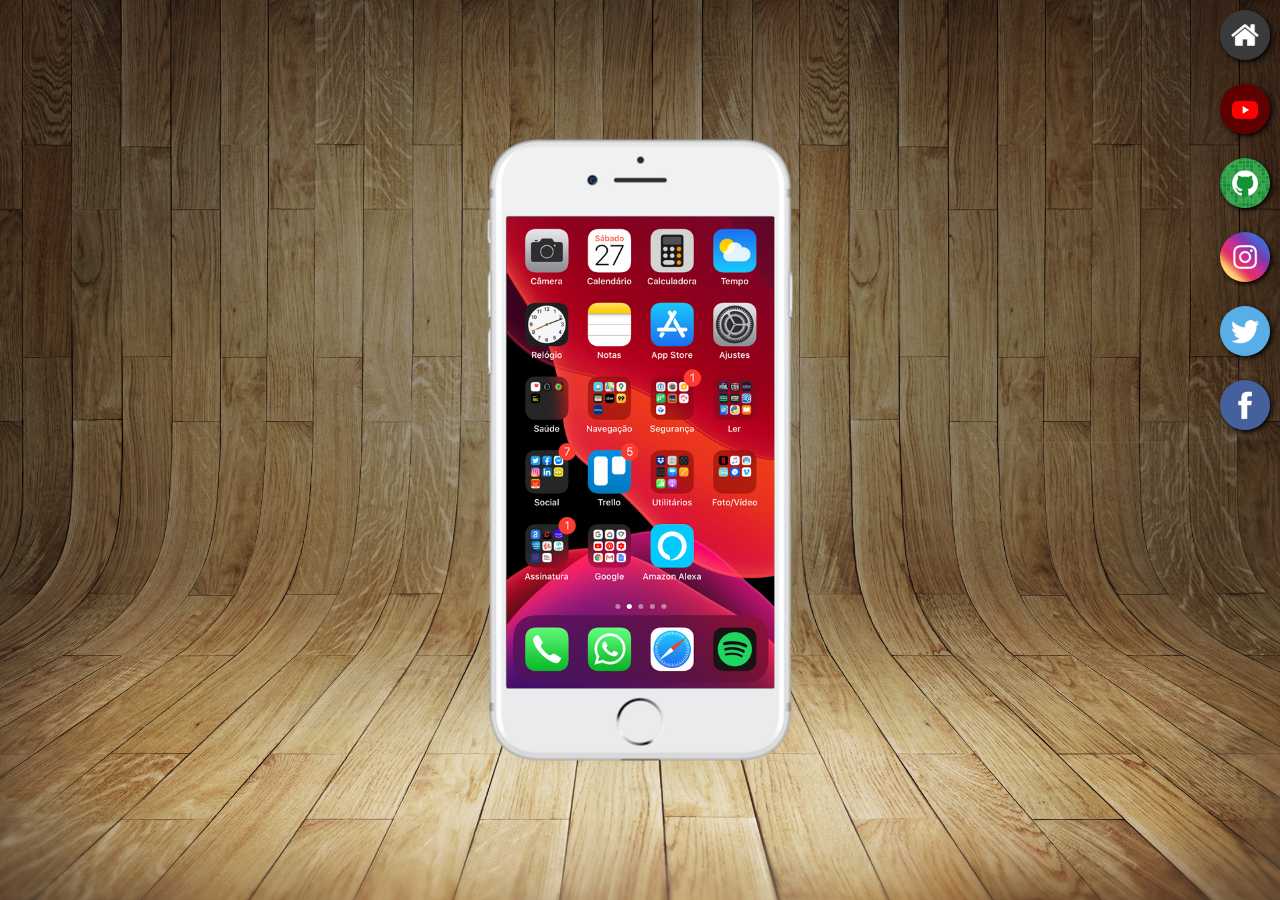
<file: index.html>
<!DOCTYPE html>
<html lang="pt-BR">
<head>
    <meta charset="UTF-8">
    <meta name="viewport" content="width=device-width, initial-scale=1.0">
    <title>Projeto redes sociais</title>
    <link rel="stylesheet" href="redes.css">
    <link rel="shortcut icon" href="pacote-d013/pacote-d013/favicon.ico" type="image/x-icon">
</head>
<body>
    <main>
        <section id="telefone">
            <iframe src="home.html" name="tela" id="tela" frameborder="0"></iframe>
        </section>
        <section id="redes-sociais">
            <a href="home.html" target="tela"><img src="imagems/logo-home.jpg" alt=""></a> <br>
            <a href="paginayoutube.html" target="tela"><img src="imagems/logo-youtube.jpg" alt=""></a> <br>
            <a href="paginagithub.html" target="tela"><img src="imagems/logo-github.jpg" alt=""></a> <br>
            <a href="paginainstagram.html" target="tela"><img src="imagems/logo-instagram.jpg" alt="insta"></a> <br>
            <a href="paginatwitter.html" target="tela"><img src="imagems/logo-twitter.jpg" alt=""></a> <br>
            <a href="paginafacebook.html" target="tela"><img src="imagems/logo-facebook.jpg" alt=""></a>
        </section>
    </main>
</body>
</html>
</file>
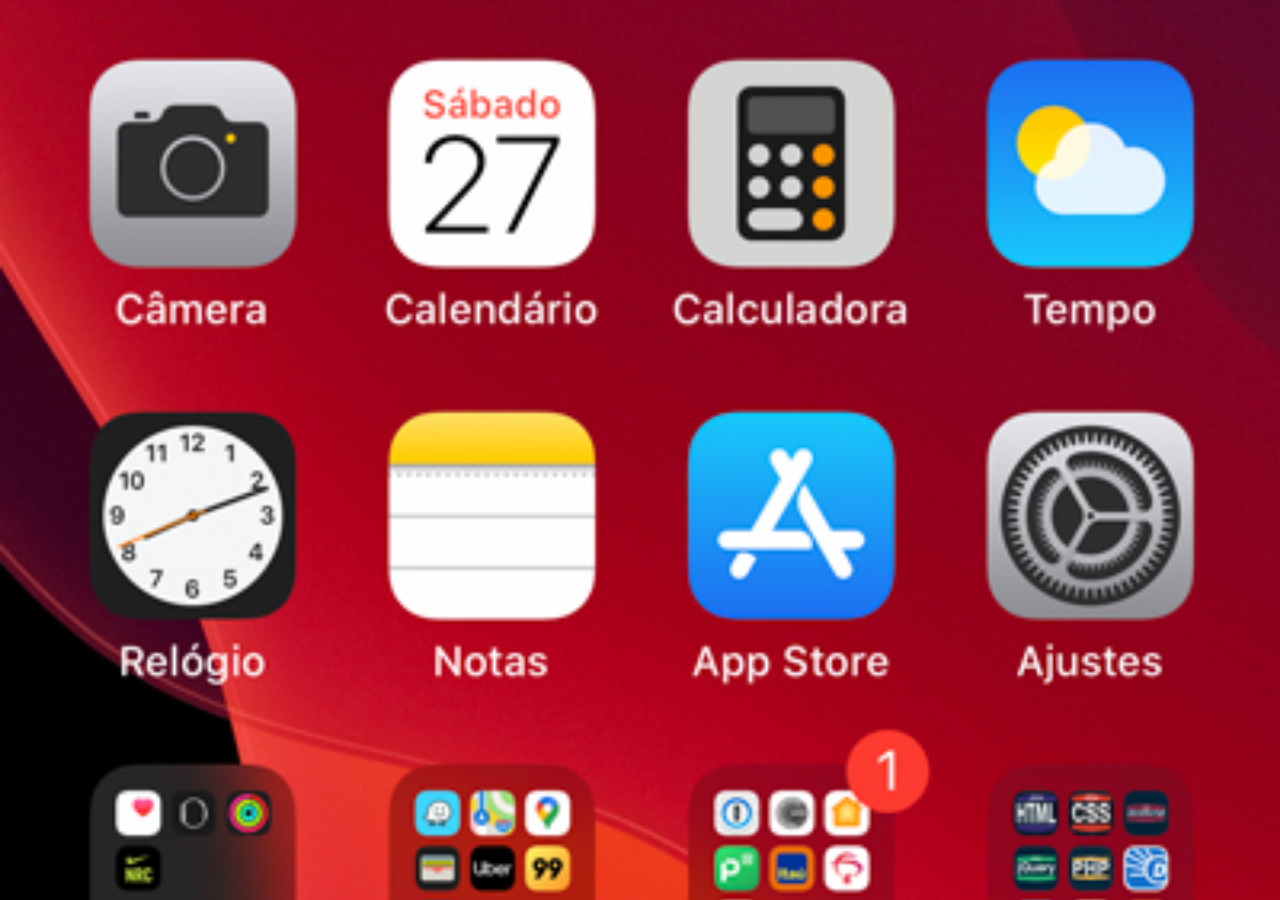
<file: home.html>
<!DOCTYPE html>
<html lang="pt-BR">
<head>
    <meta charset="UTF-8">
    <meta name="viewport" content="width=device-width, initial-scale=1.0">
    <title>home</title>
    <style>
        * {
            margin: 0px;
         padding: 0px;
        }
        body {
            width: 100vw;
            height: 100vh;
            background: url(pacote-d013/pacote-d013/imagens/tela-home.jpg) no-repeat top center;
            background-size: cover;
        }
    </style>
</head>
<body>
    
</body>
</html>
</file>
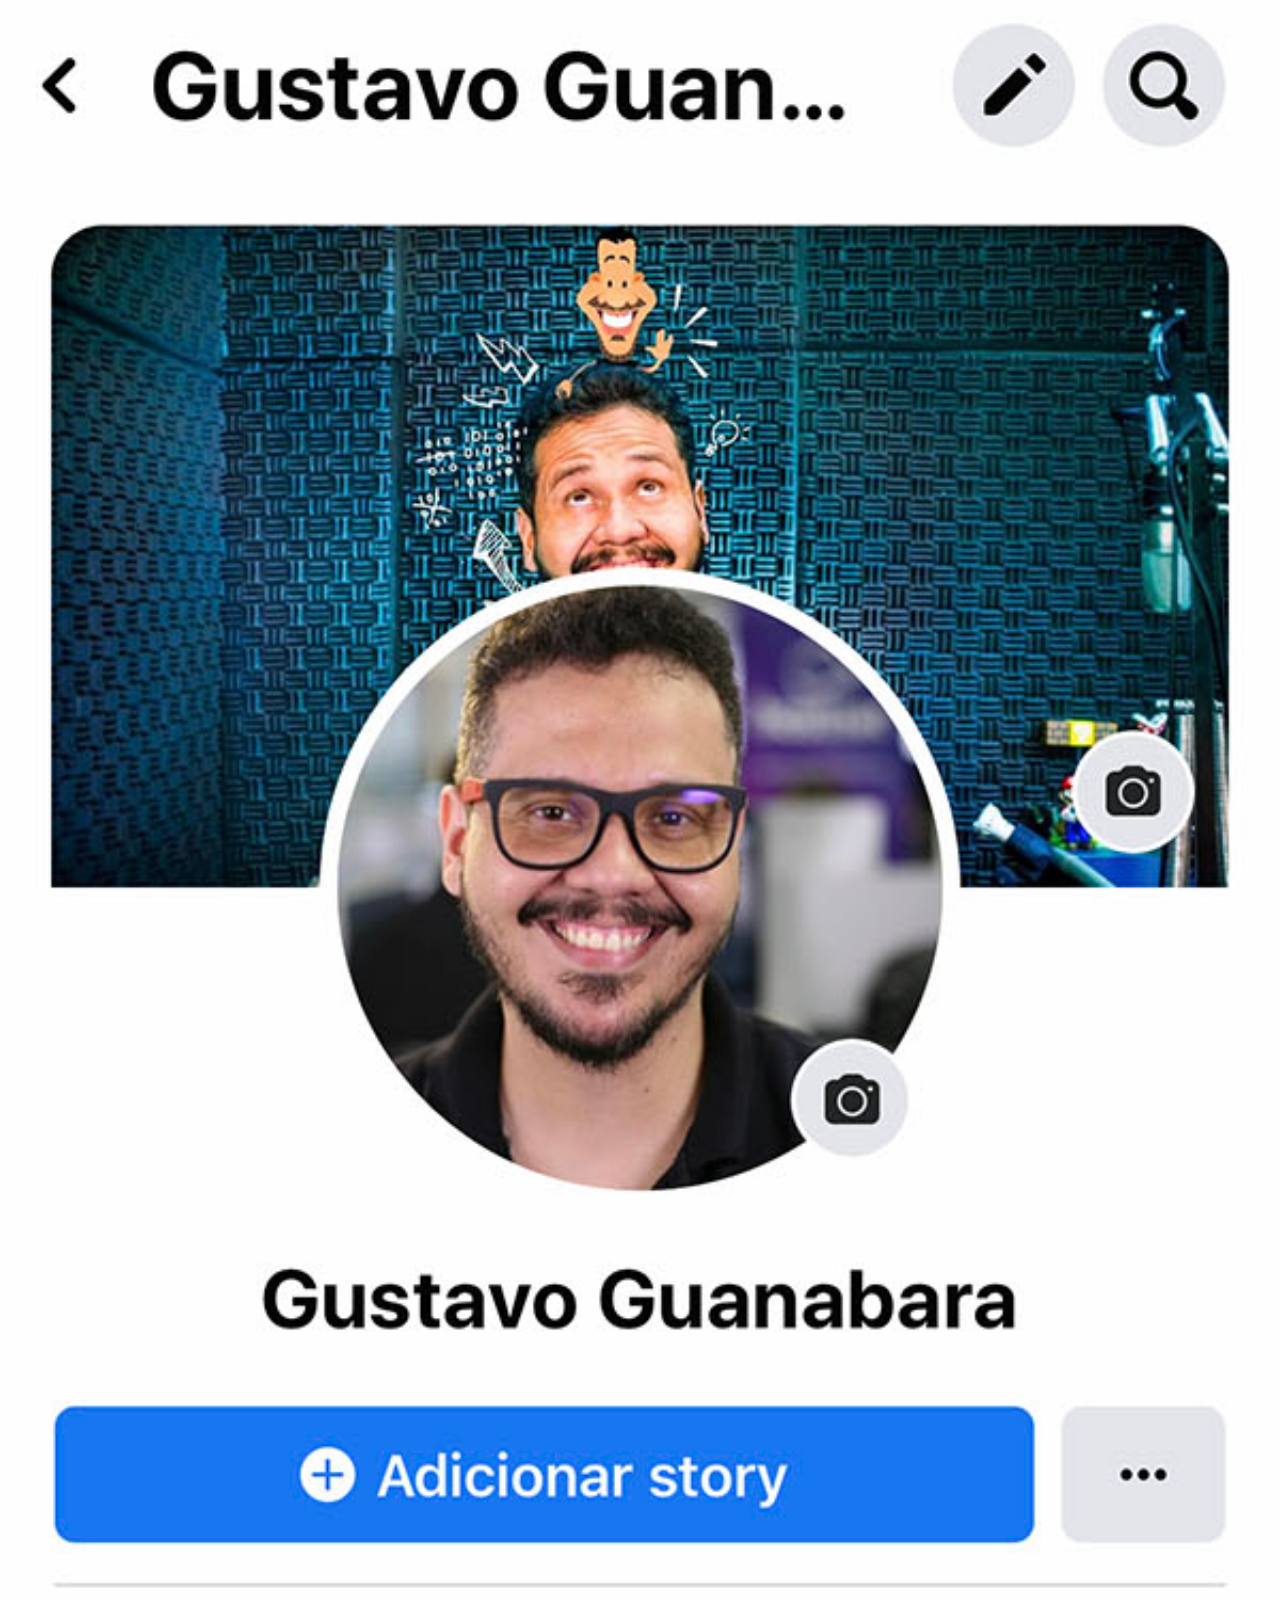
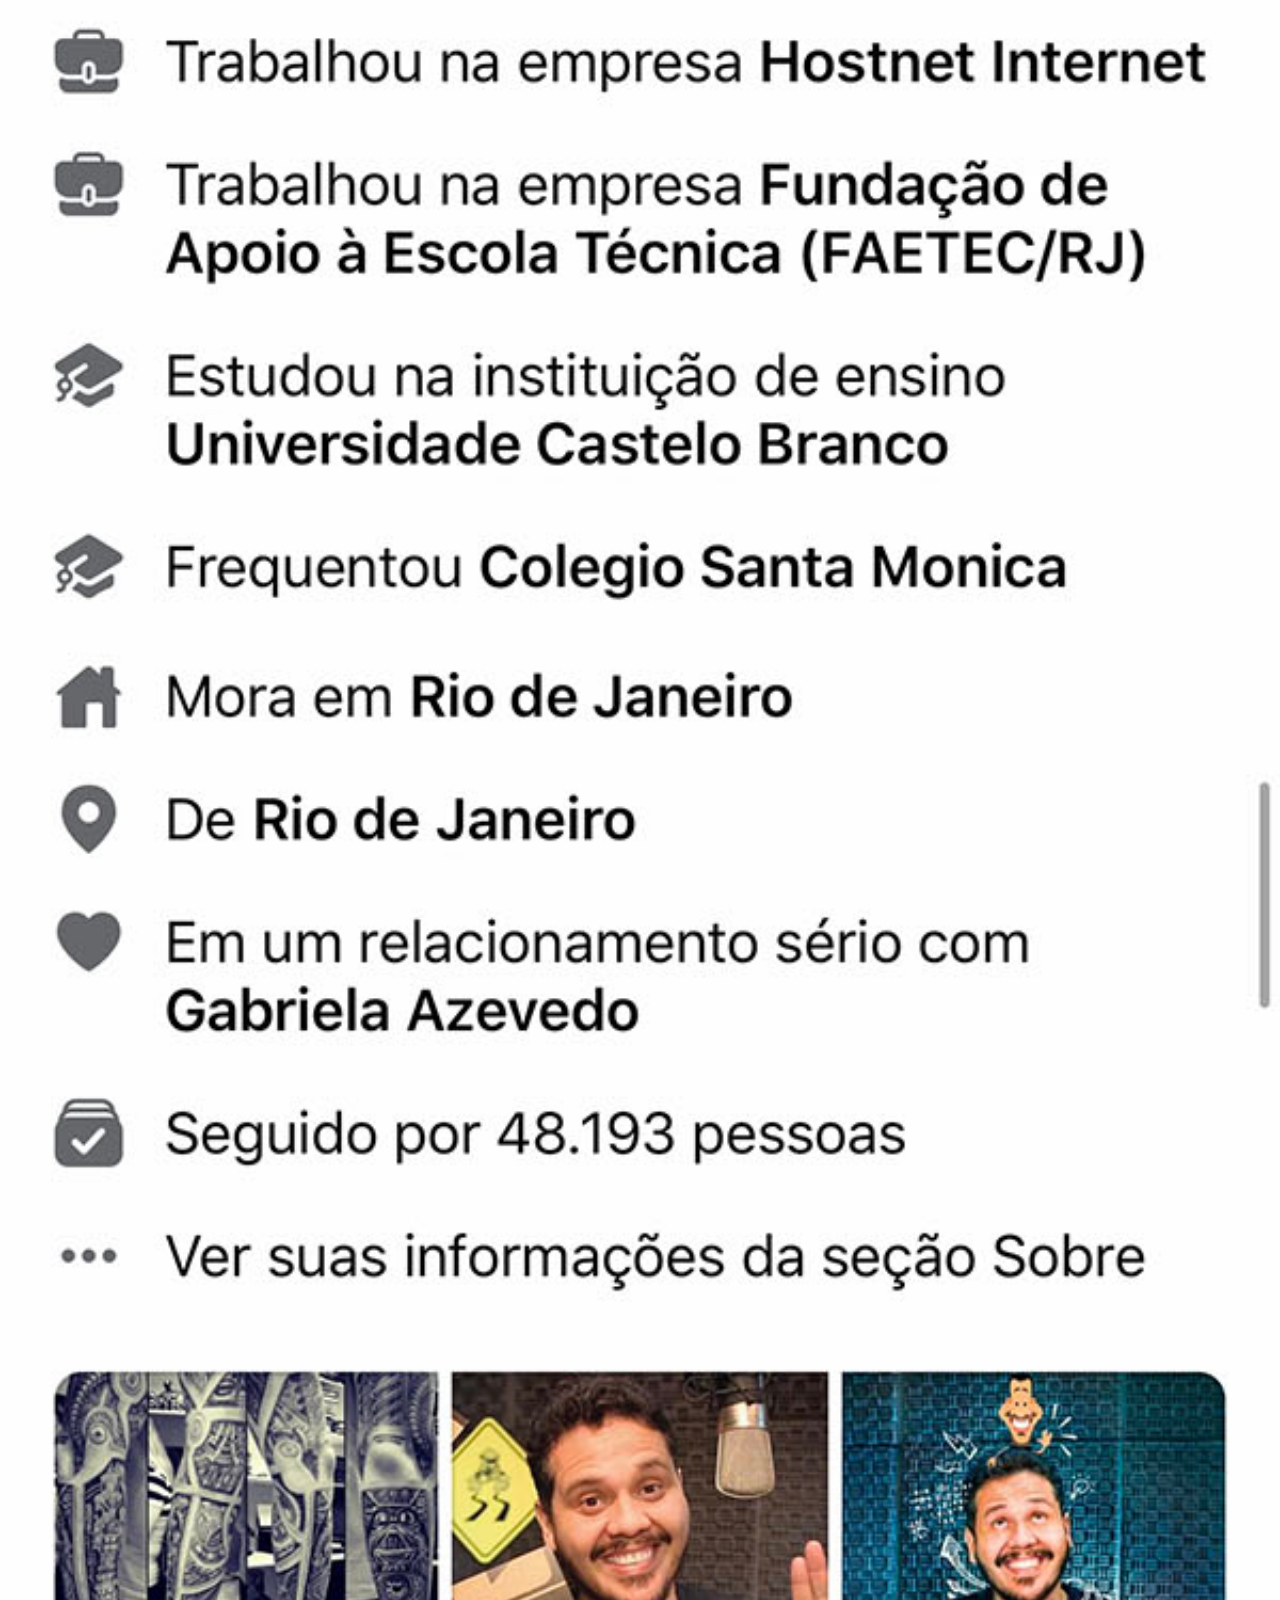
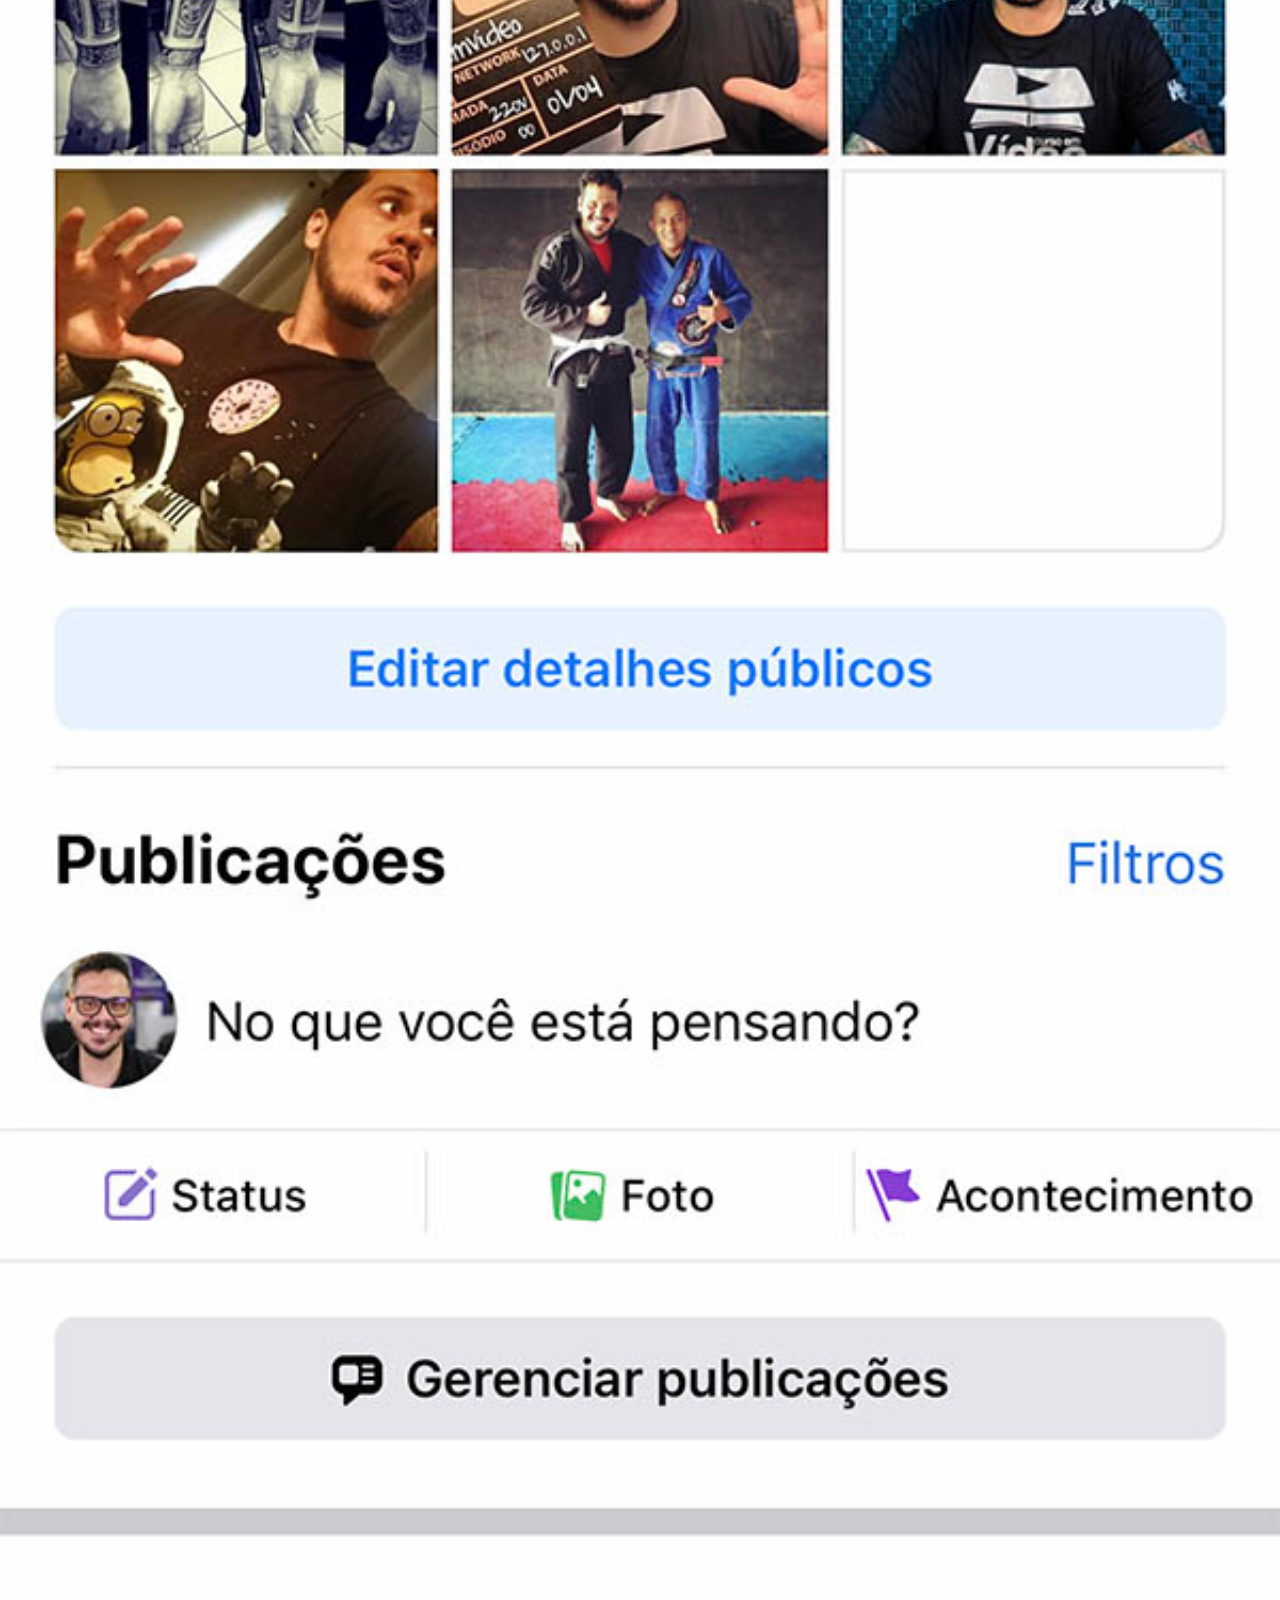
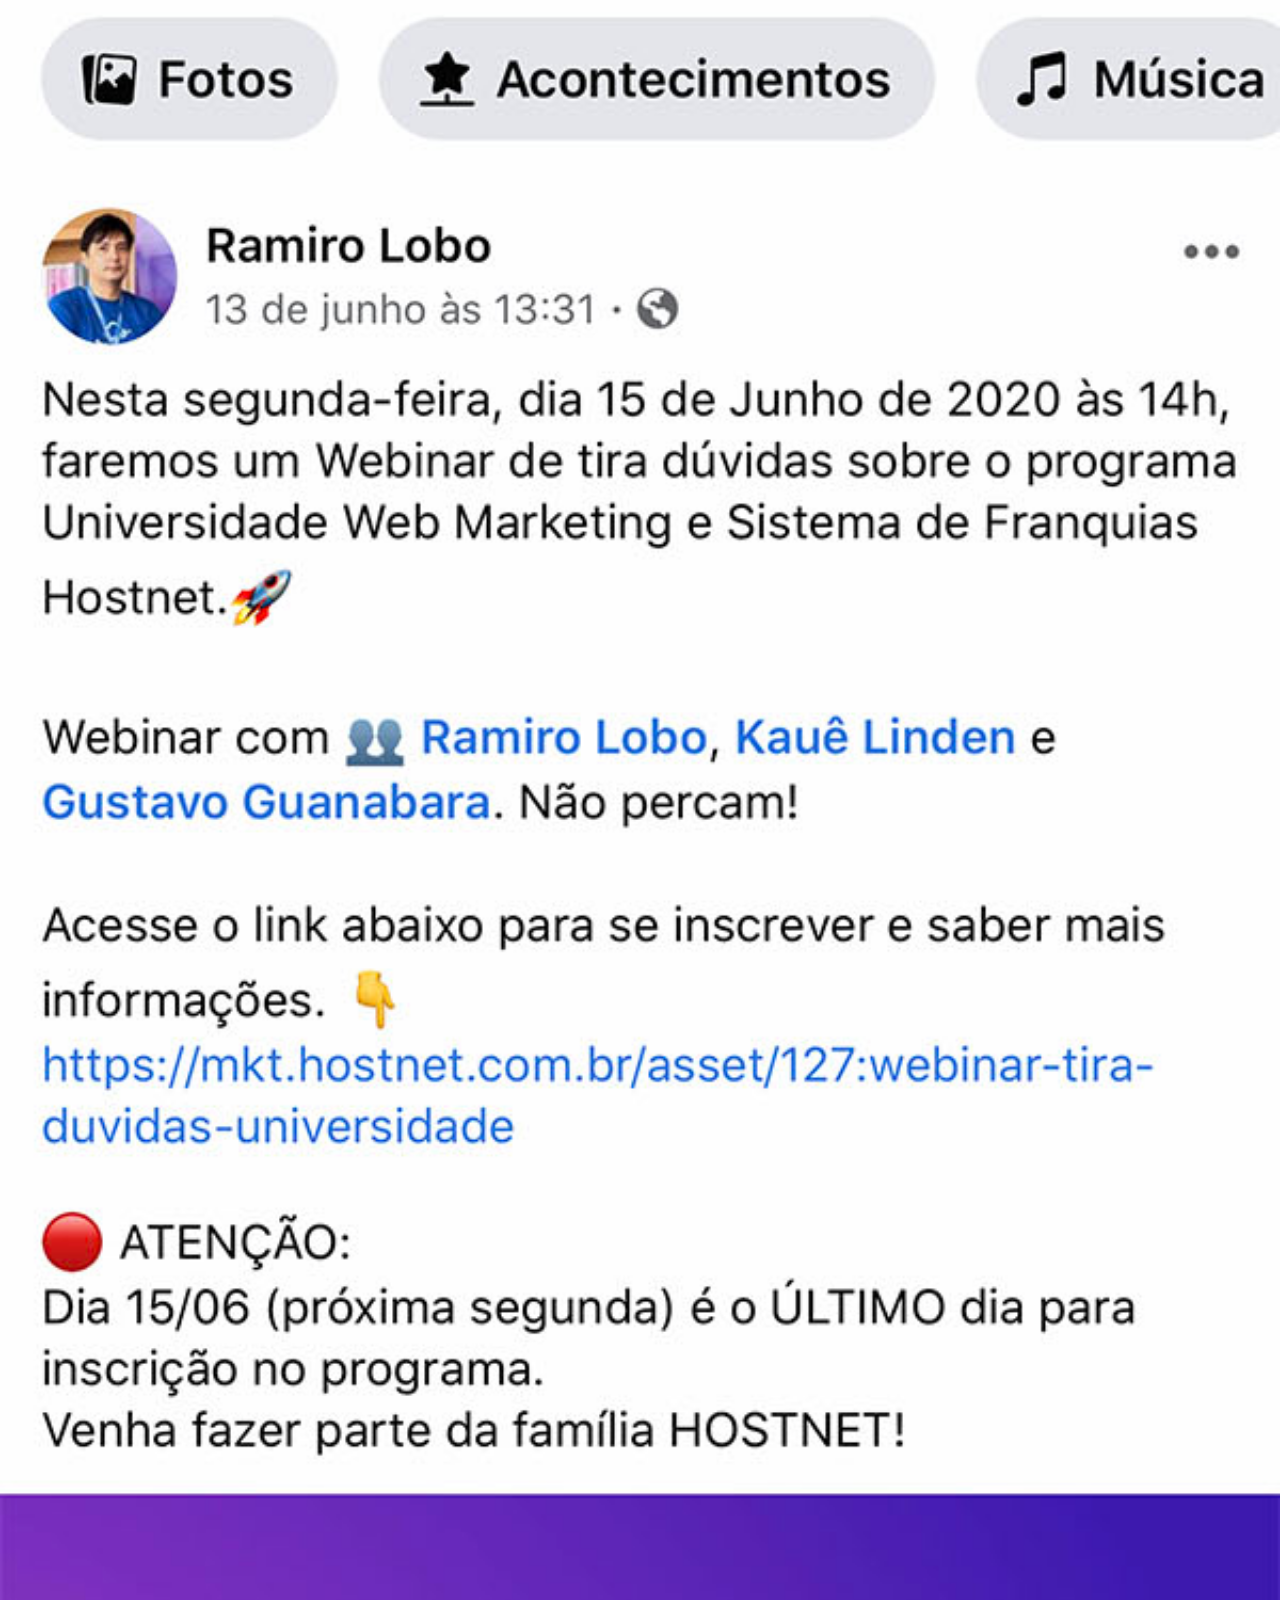
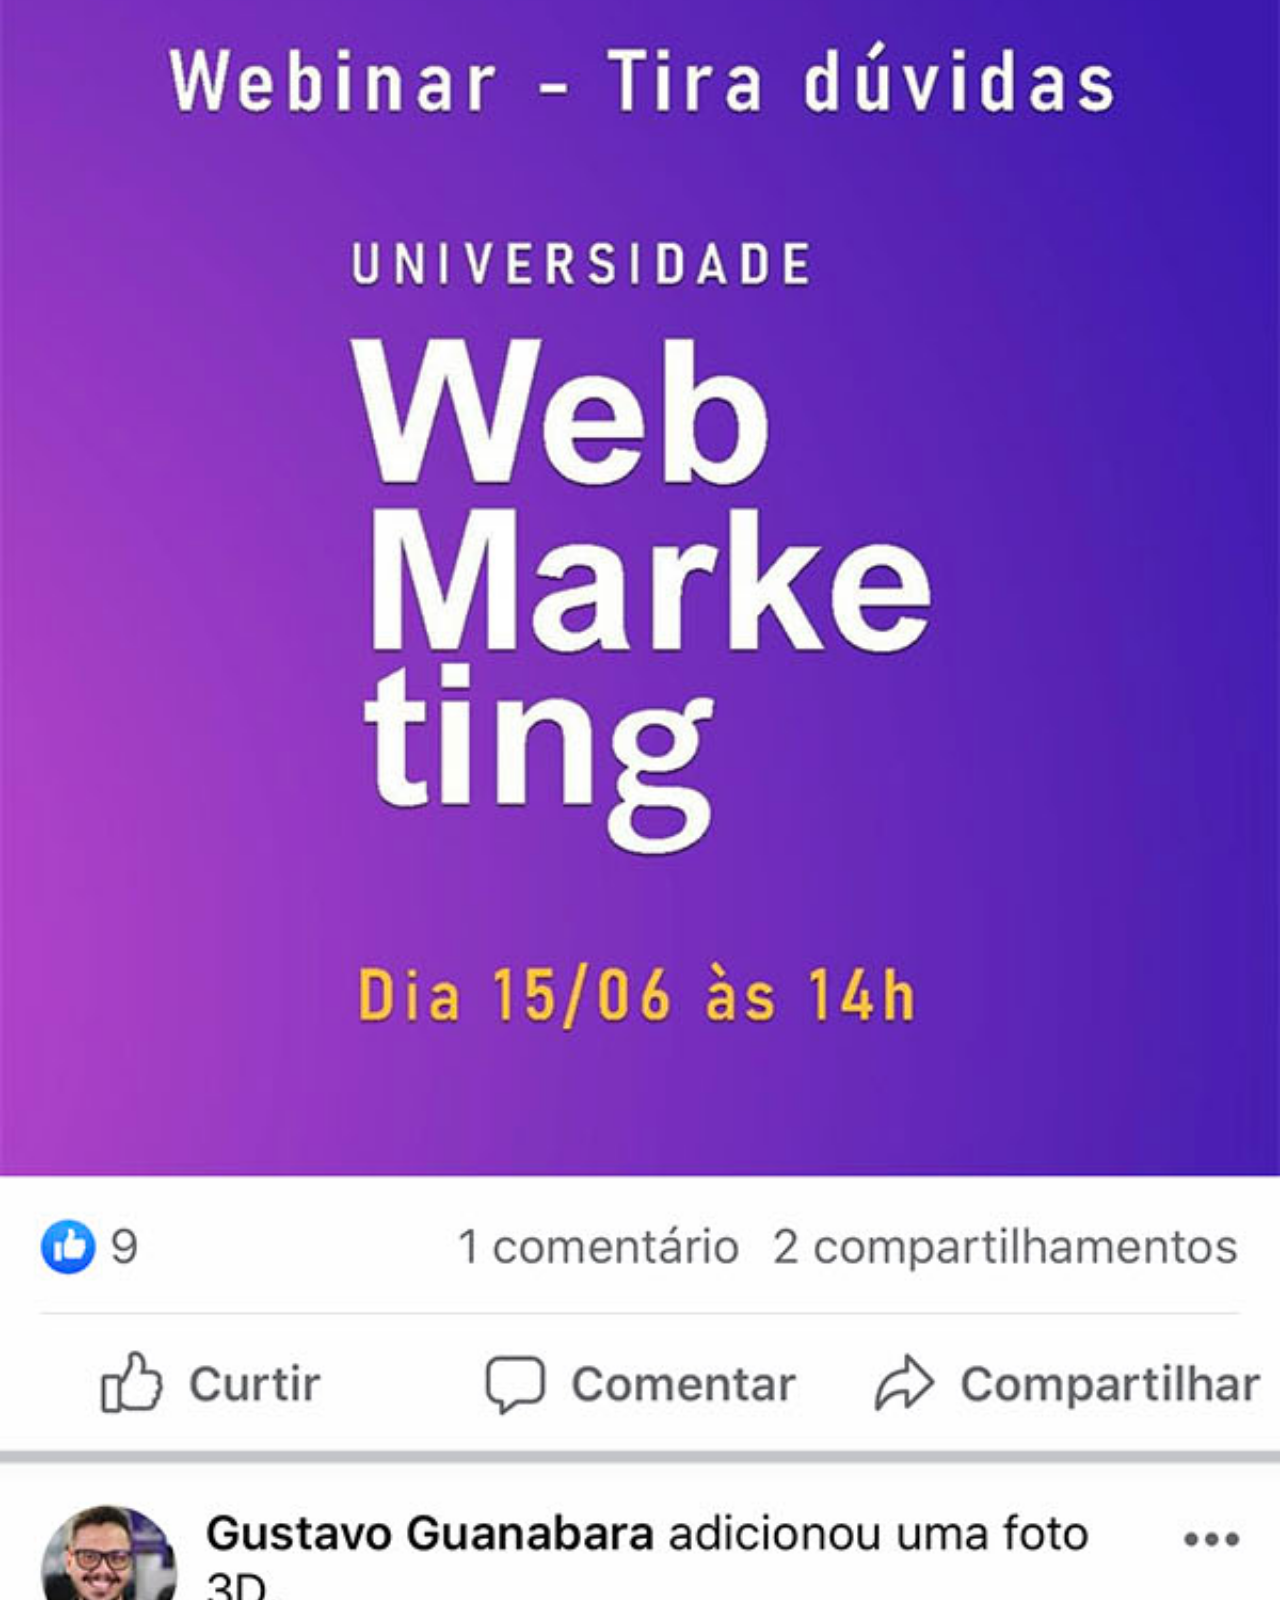
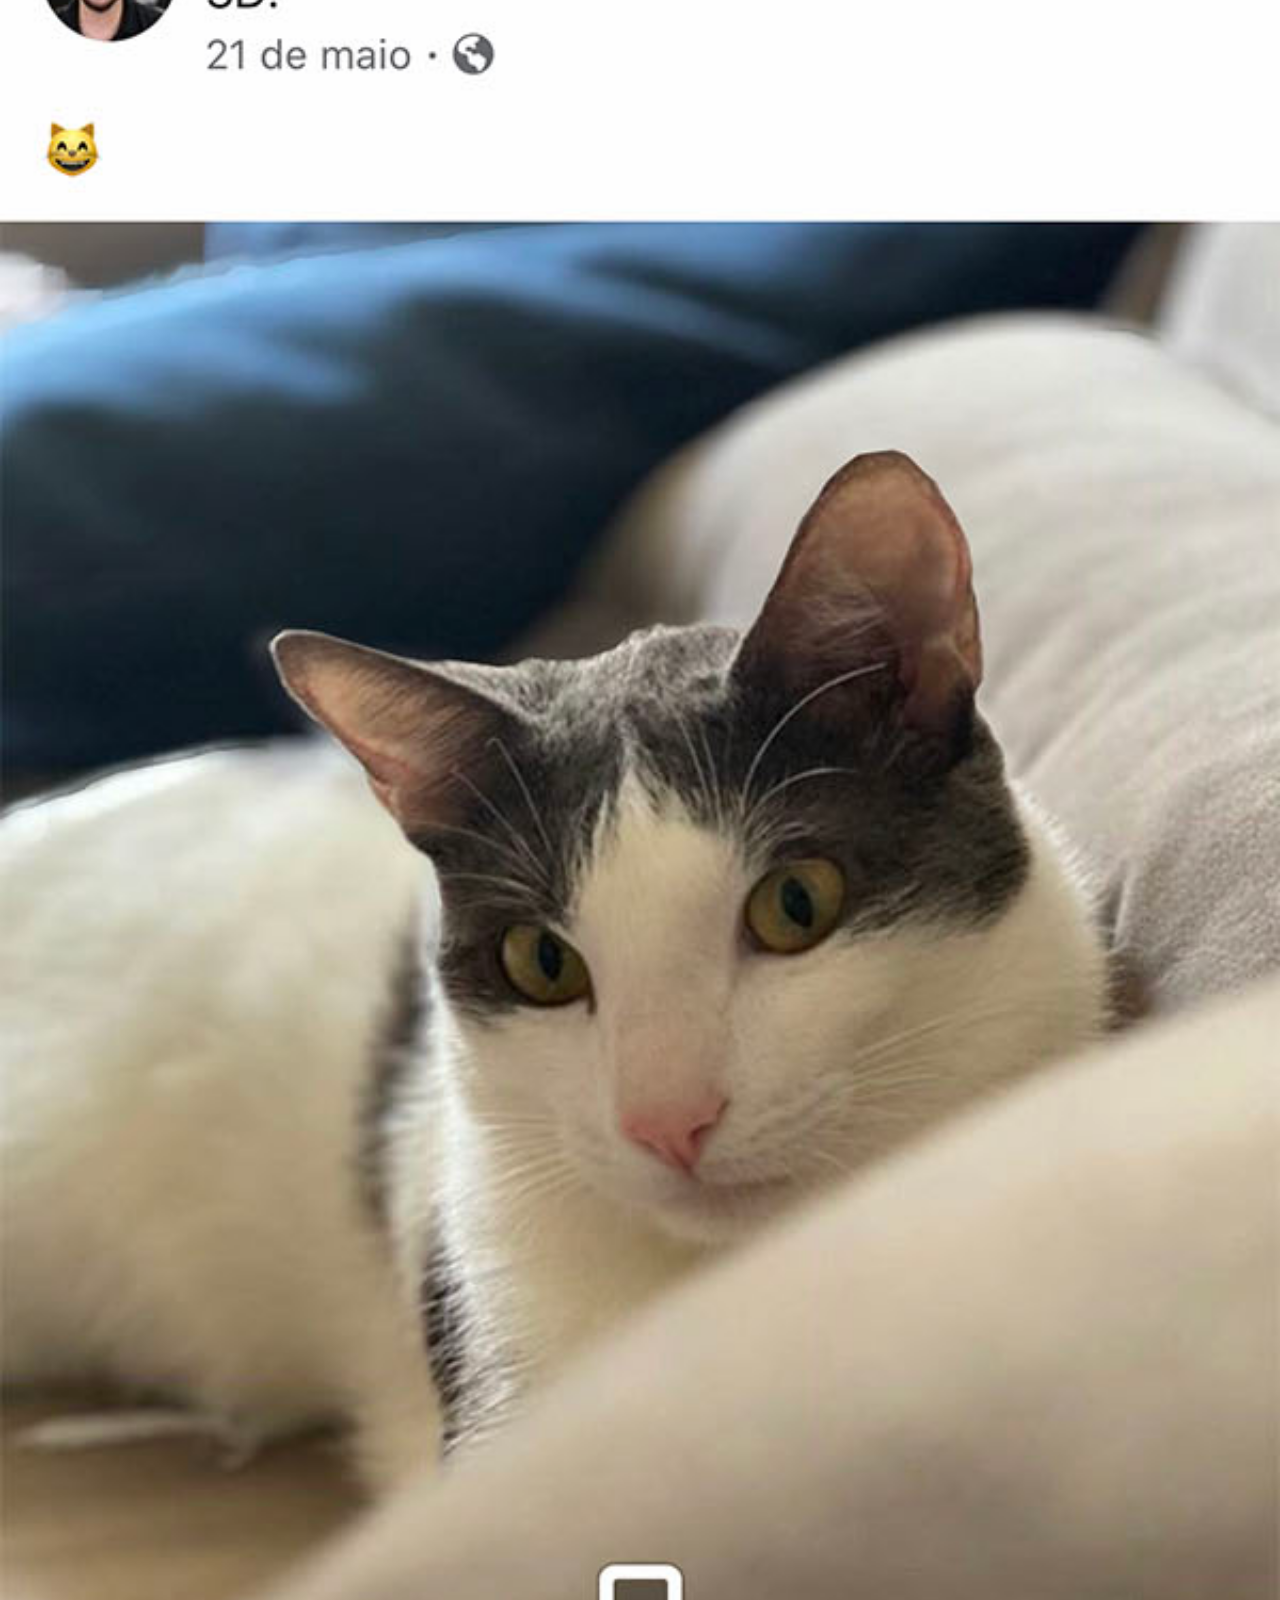
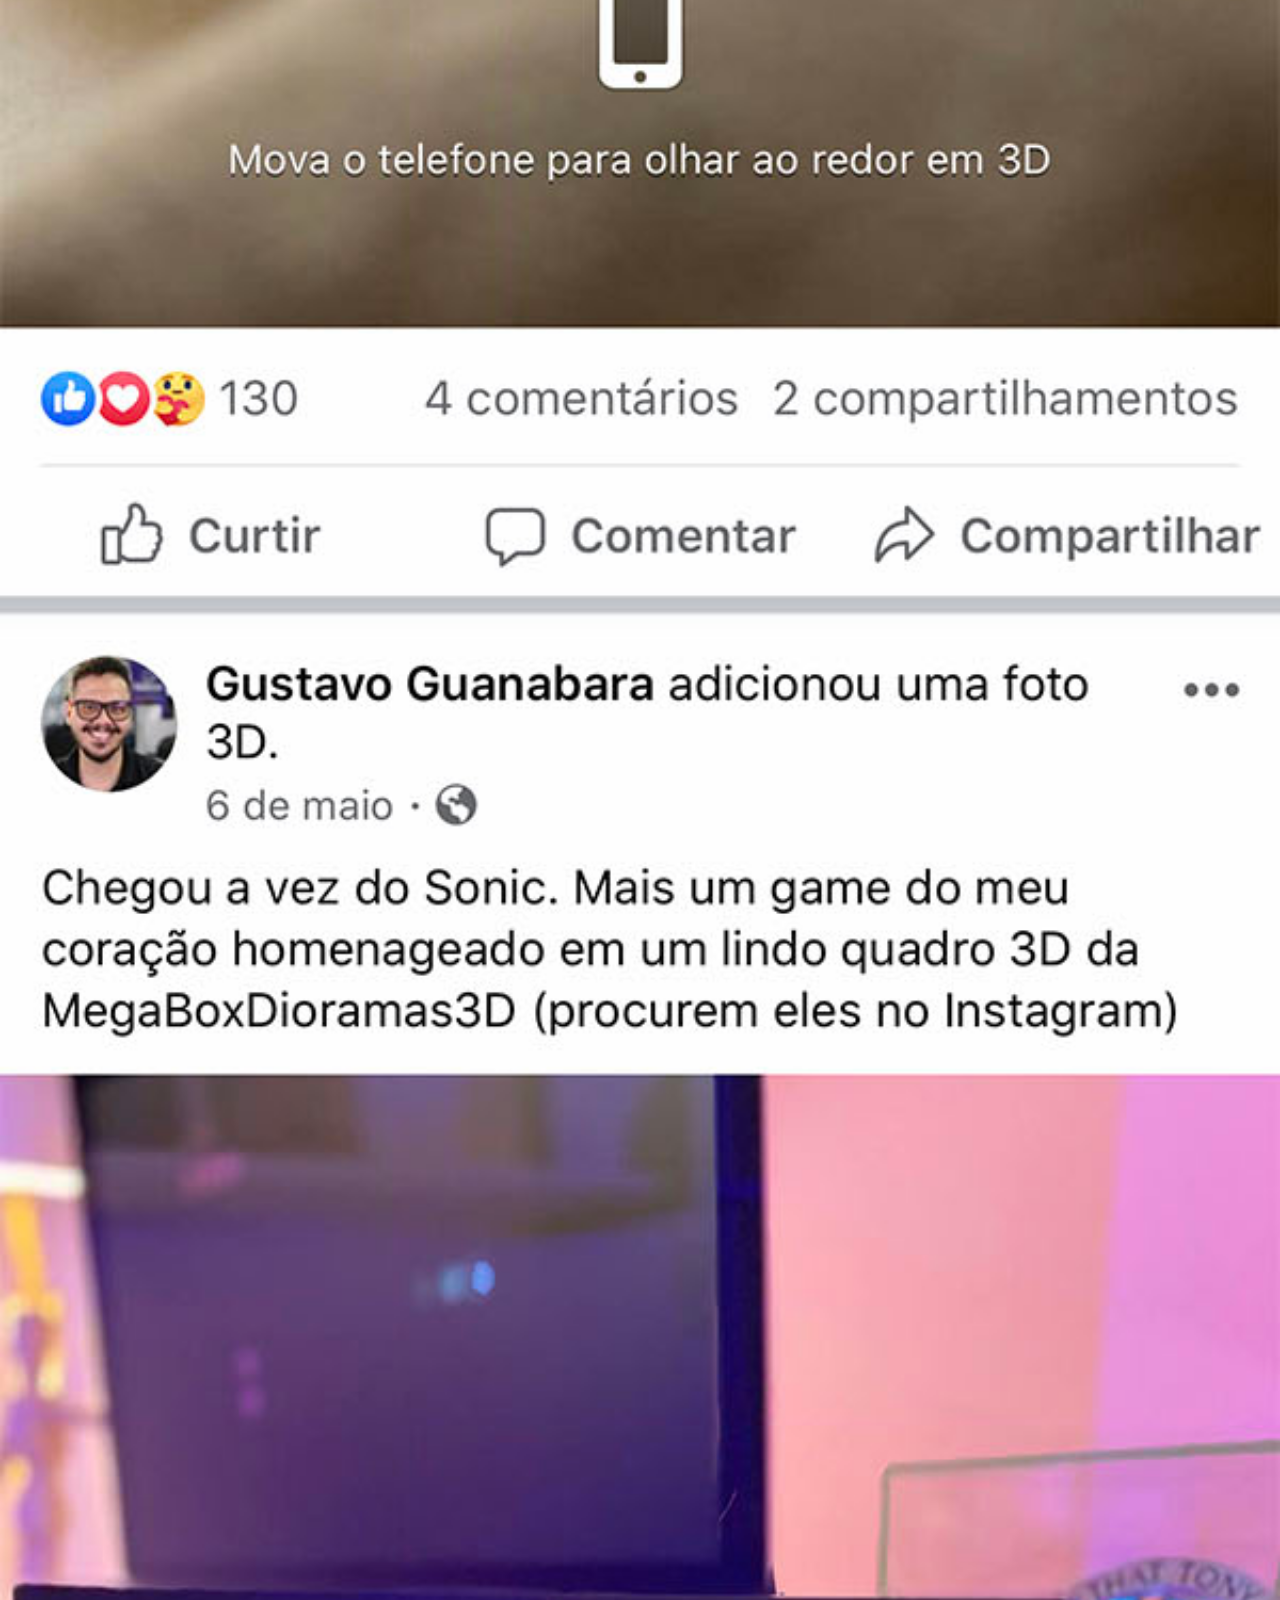
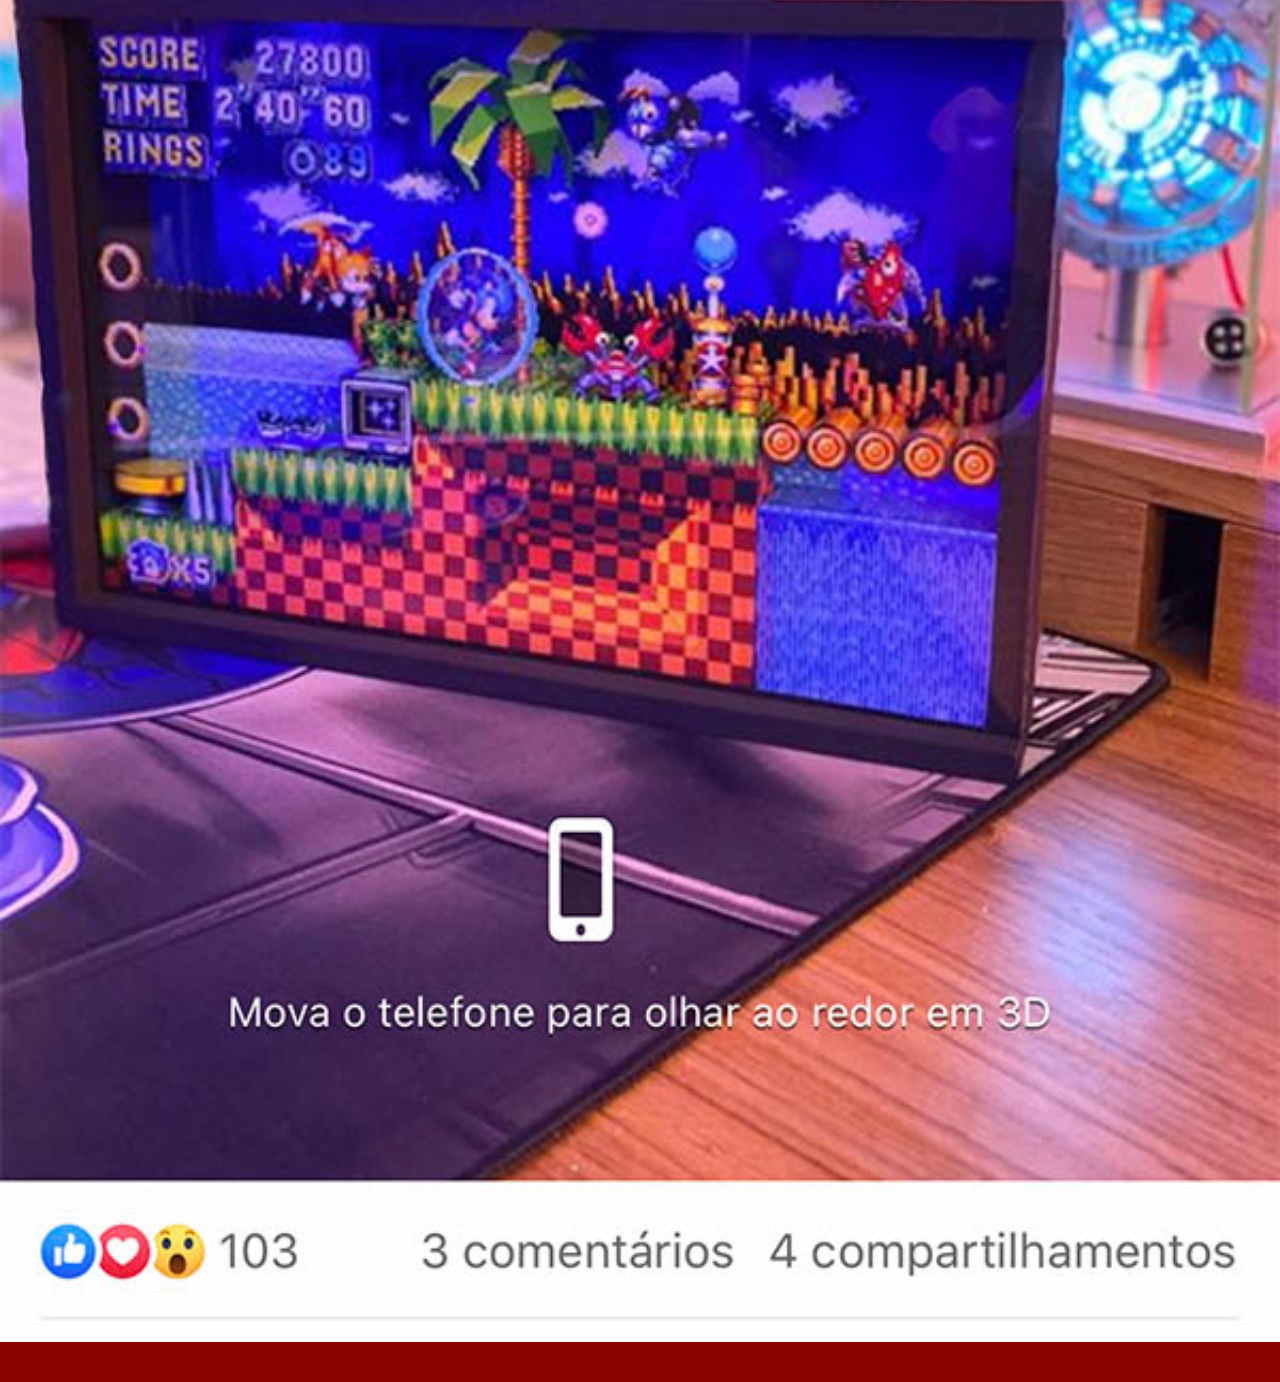
<file: paginafacebook.html>
<!DOCTYPE html>
<html lang="pt-BR">
<head>
    <meta charset="UTF-8">
    <meta name="viewport" content="width=device-width, initial-scale=1.0">
    <title>Facebook</title>
    <style>
          *{
            margin: 0px;
            padding: 0px;
            font-family: Arial, Helvetica, sans-serif;
        }
        ::-webkit-scrollbar {
            width: 0px;
            height: 0px;
        }
         img{
            width: 100vw;
         }
         a {
            display: block;
            background-color: darkred;
            color: white;
            padding: 20px;
            text-align: center;
            font-weight: bold;
            text-decoration: none;
         }
    </style>
</head>
<body>
    <img src="imagems/tela-facebook.jpg" alt="face">
    <a href="facebook.com"></a>
</body>
</html>
</file>
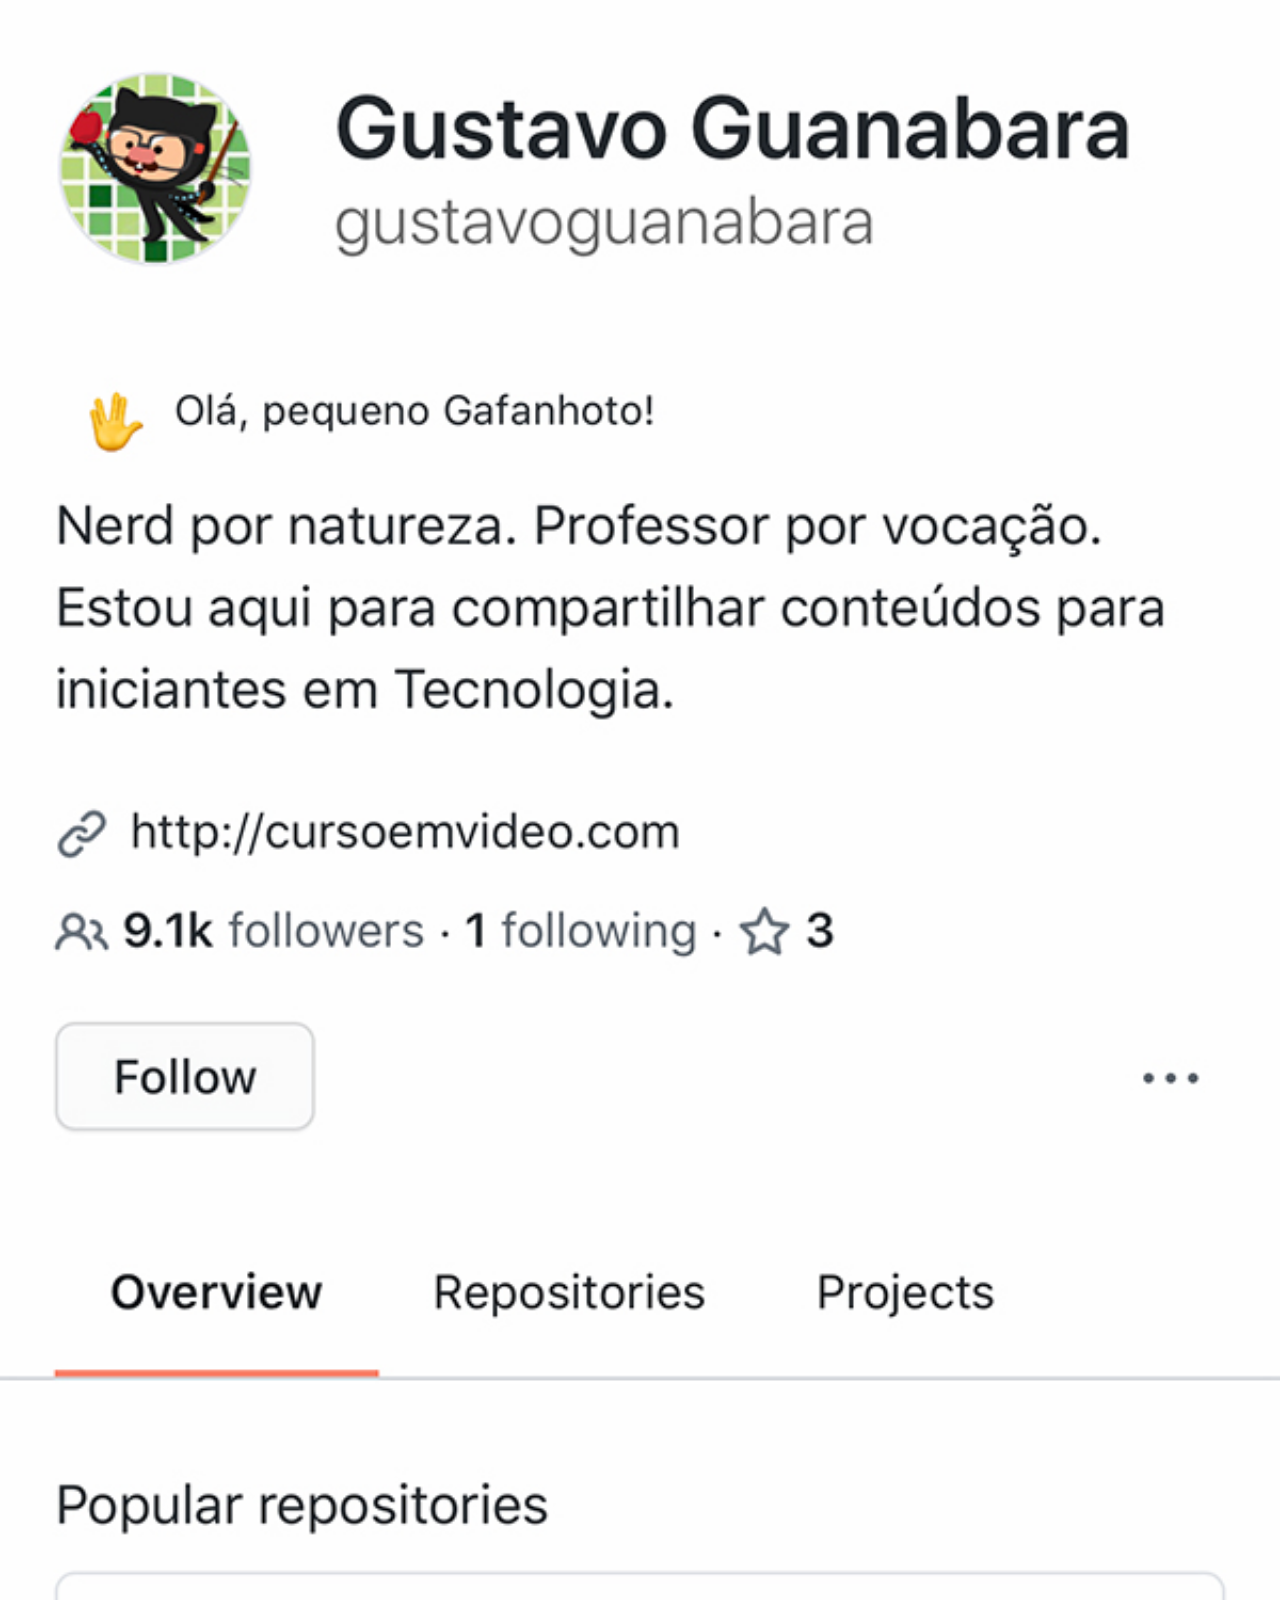
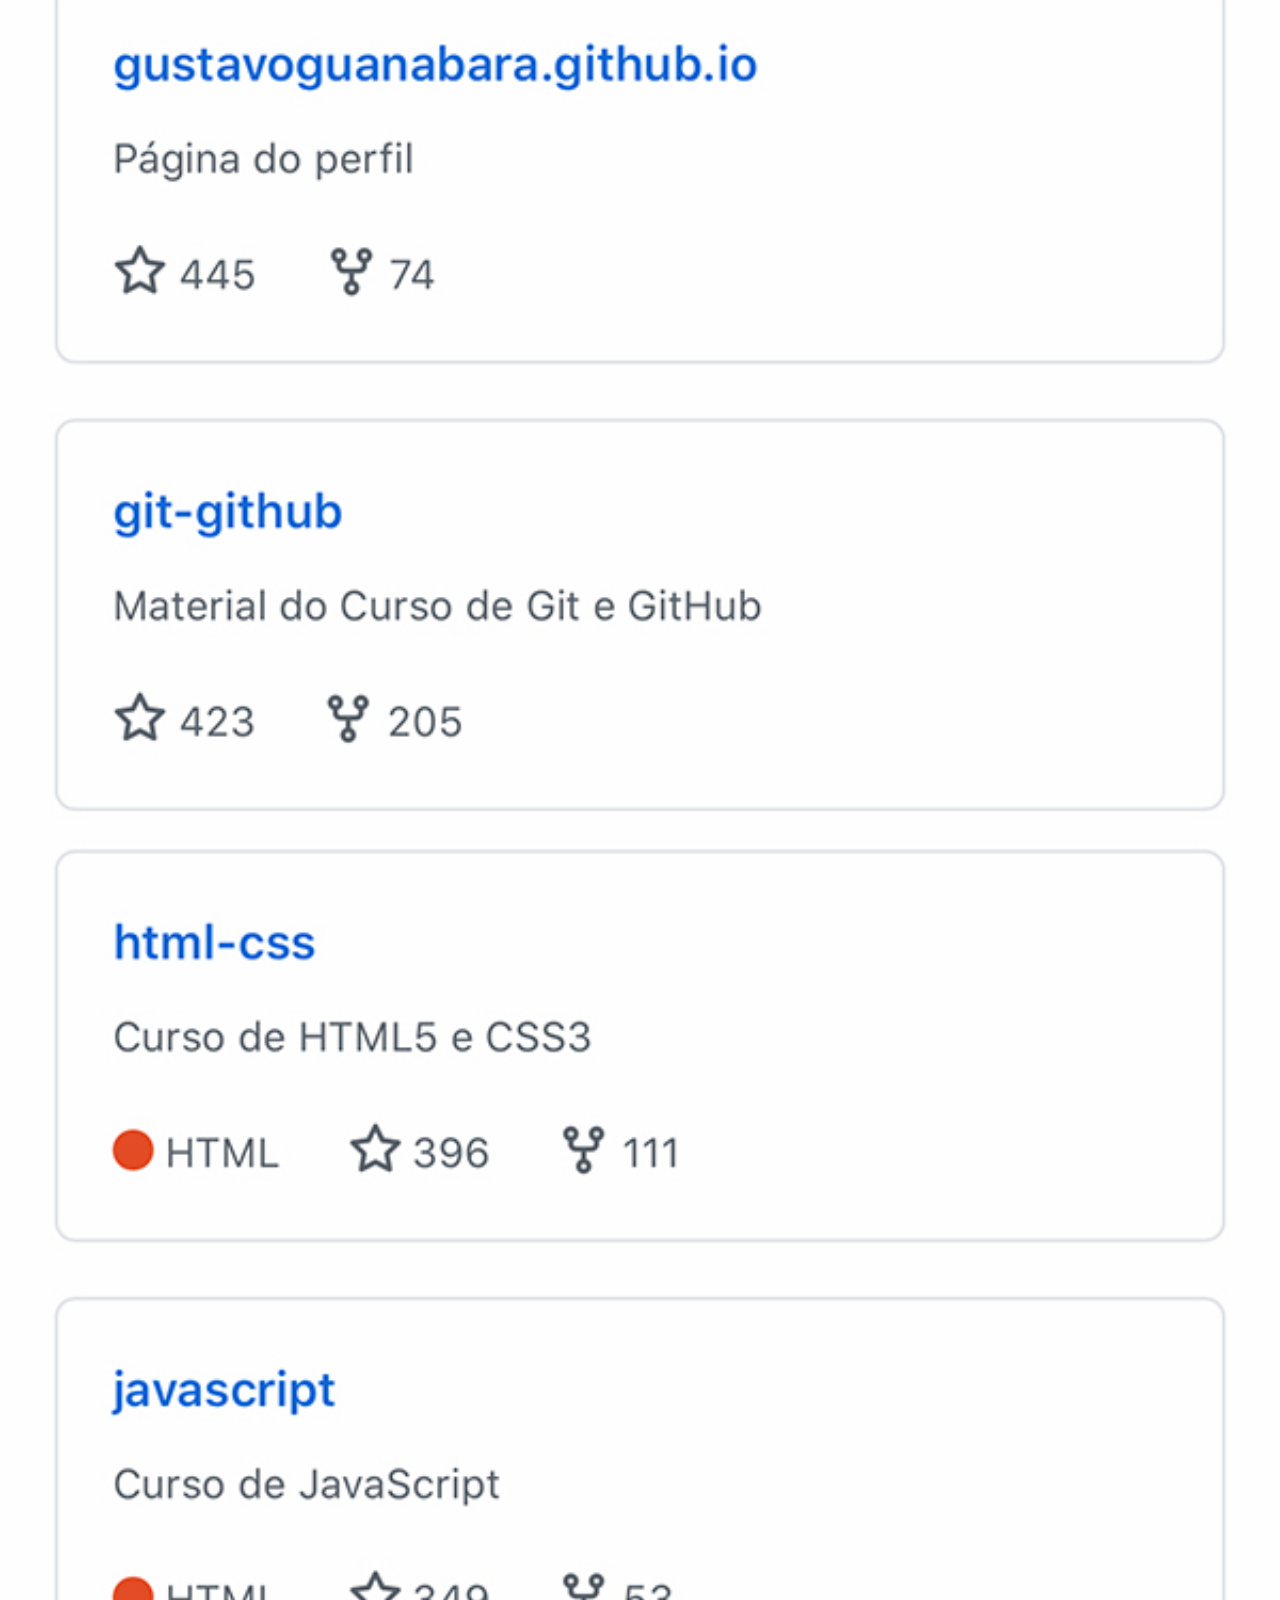
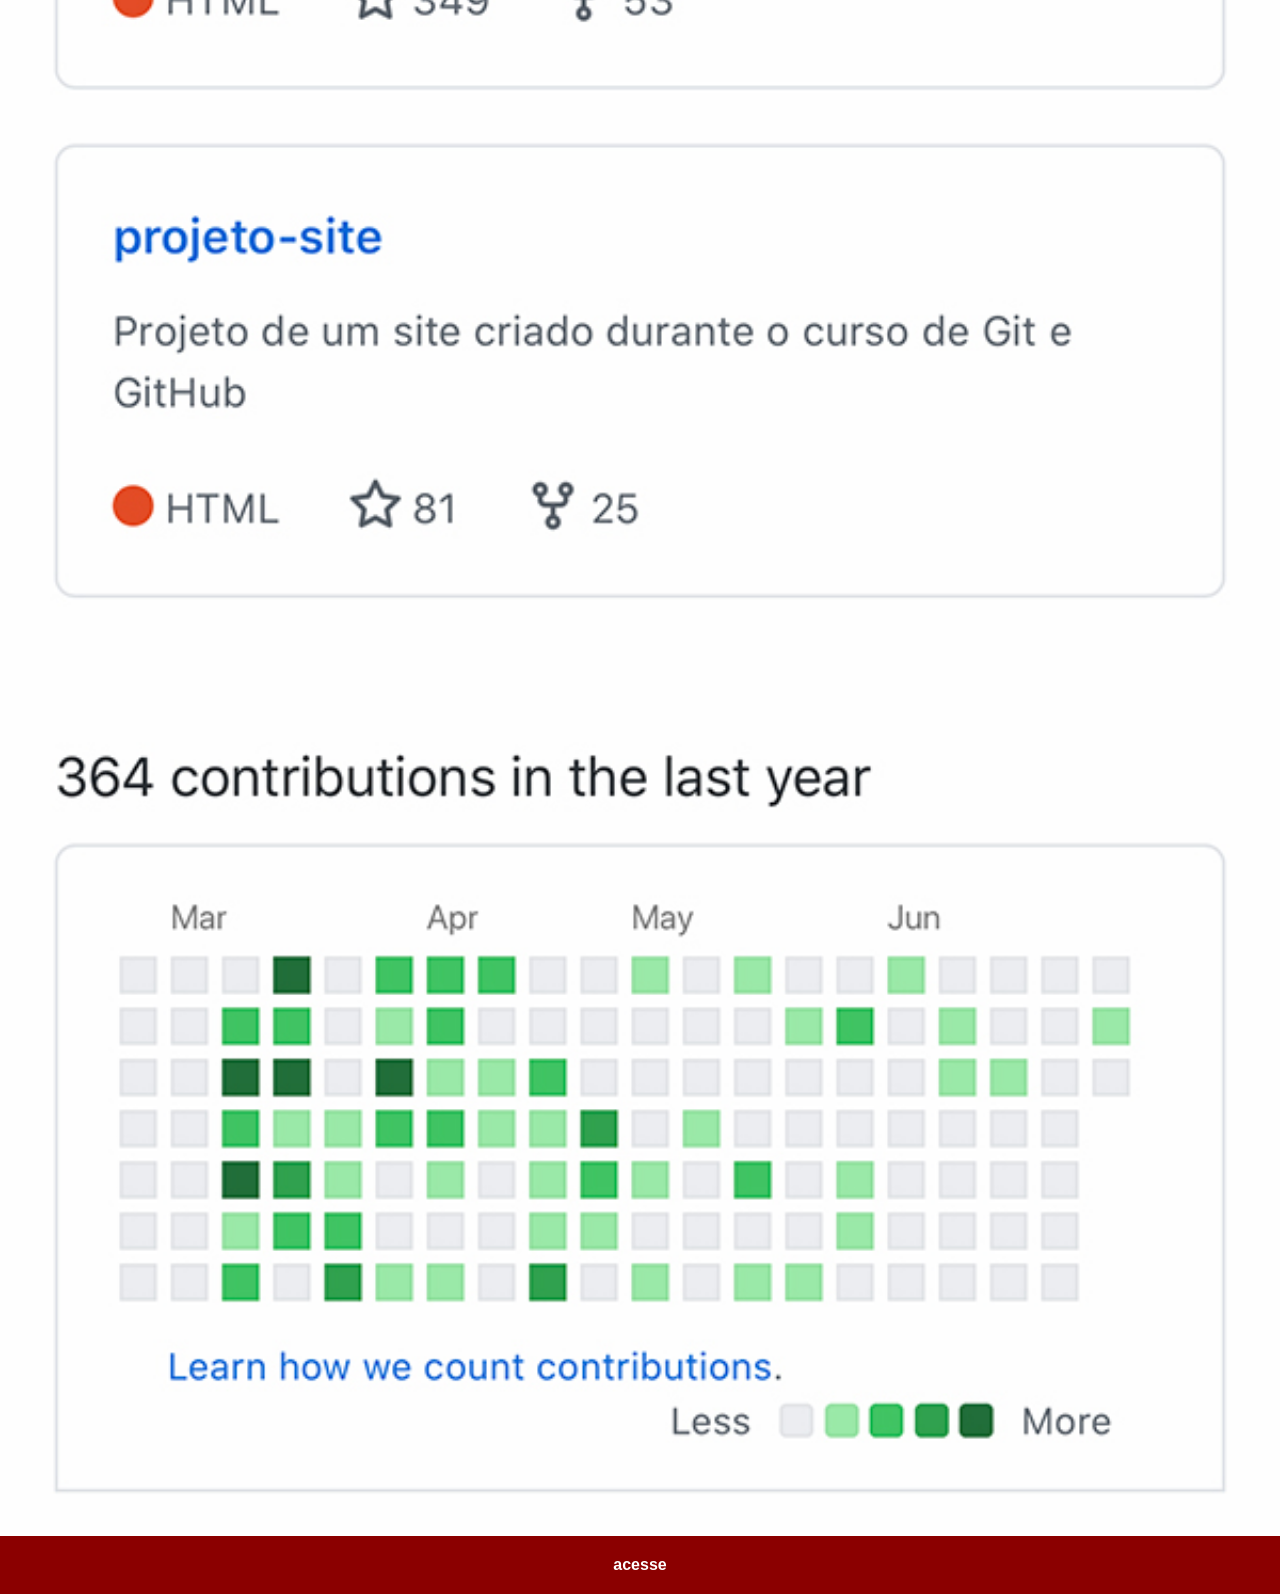
<file: paginagithub.html>
<!DOCTYPE html>
<html lang="pt-BR">
<head>
    <meta charset="UTF-8">
    <meta name="viewport" content="width=device-width, initial-scale=1.0">
    <title>GitHub</title>
    <style>
         *{
            margin: 0px;
            padding: 0px;
            font-family: Arial, Helvetica, sans-serif;
        }
        ::-webkit-scrollbar {
            width: 0px;
            height: 0px;
        }
         img{
            width: 100vw;
         }
         a {
            display: block;
            background-color: darkred;
            color: white;
            padding: 20px;
            text-align: center;
            font-weight: bold;
            text-decoration: none;
         }
    </style>
</head>
<body>
    <img src="imagems/tela-github.jpg" alt="GitHub">
    <a href="https://github.com/Pedrinjuaan">acesse</a>
</body>
</html>
</file>
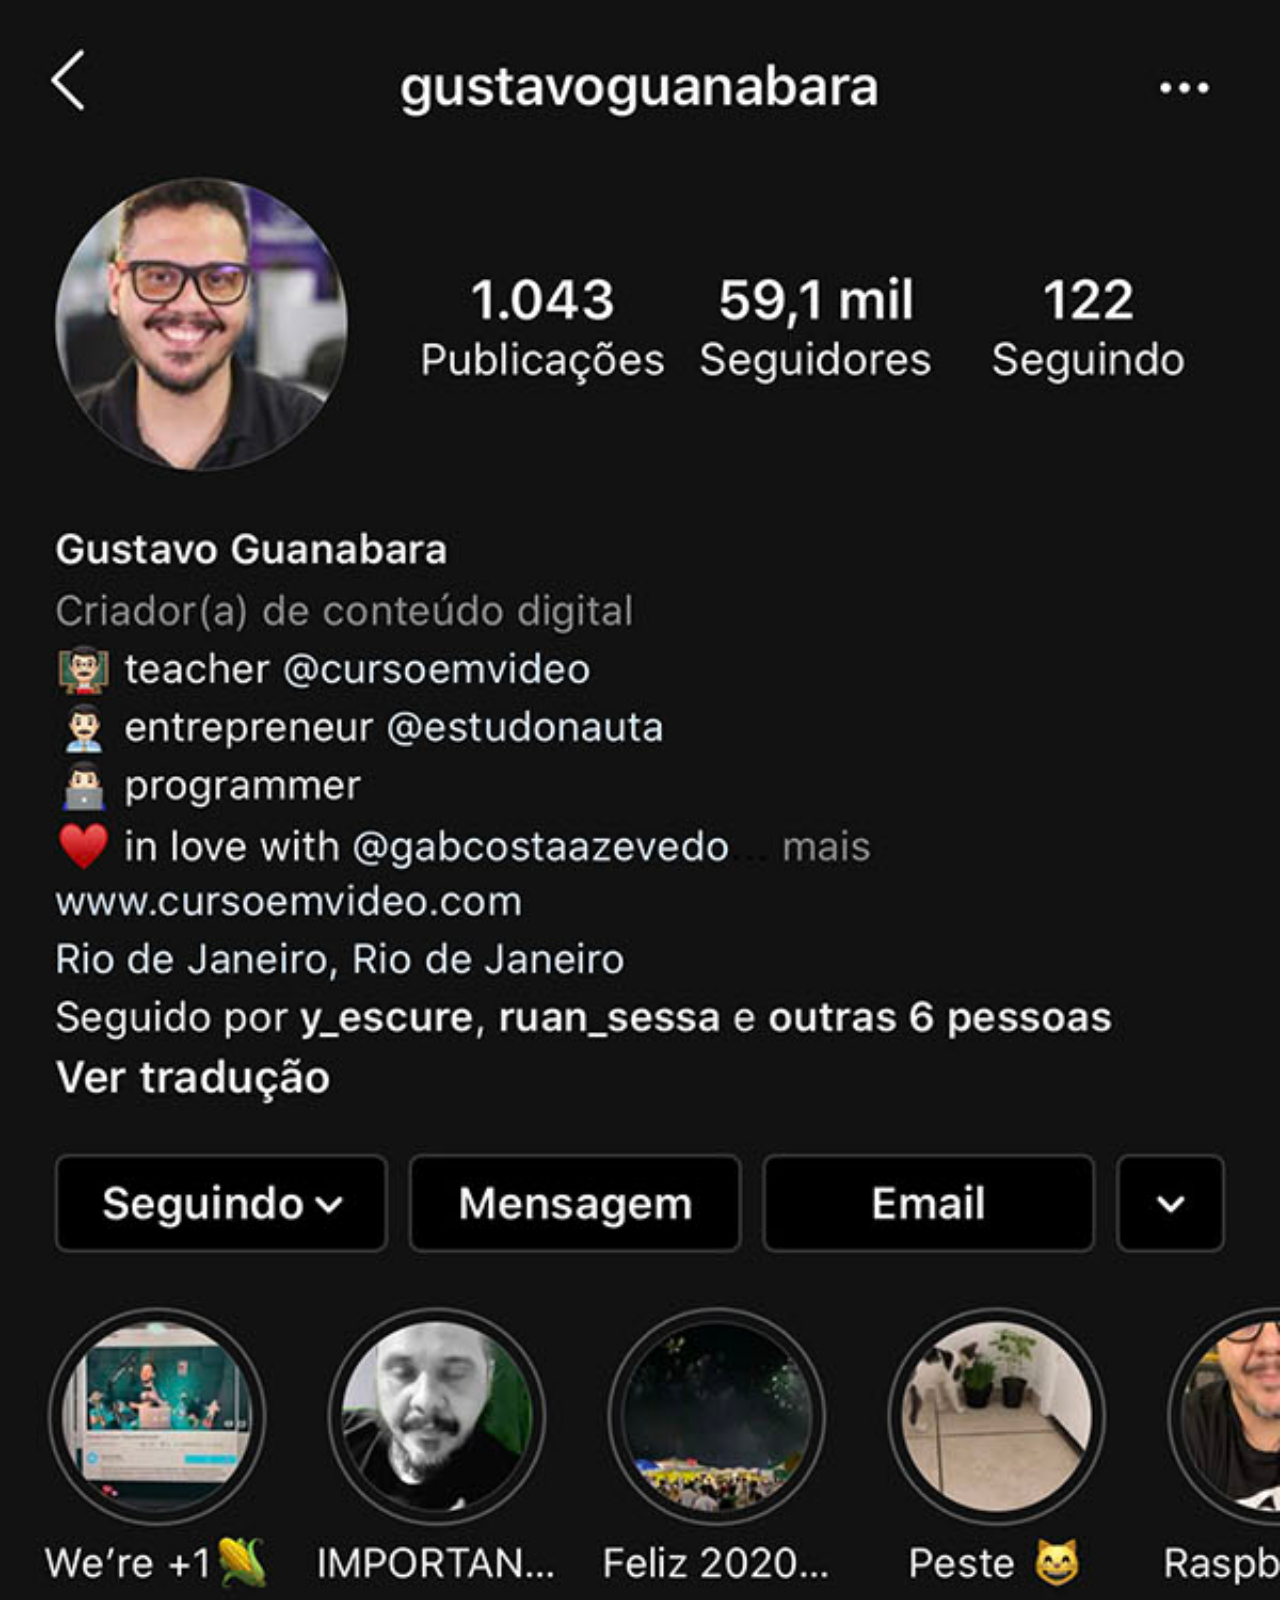
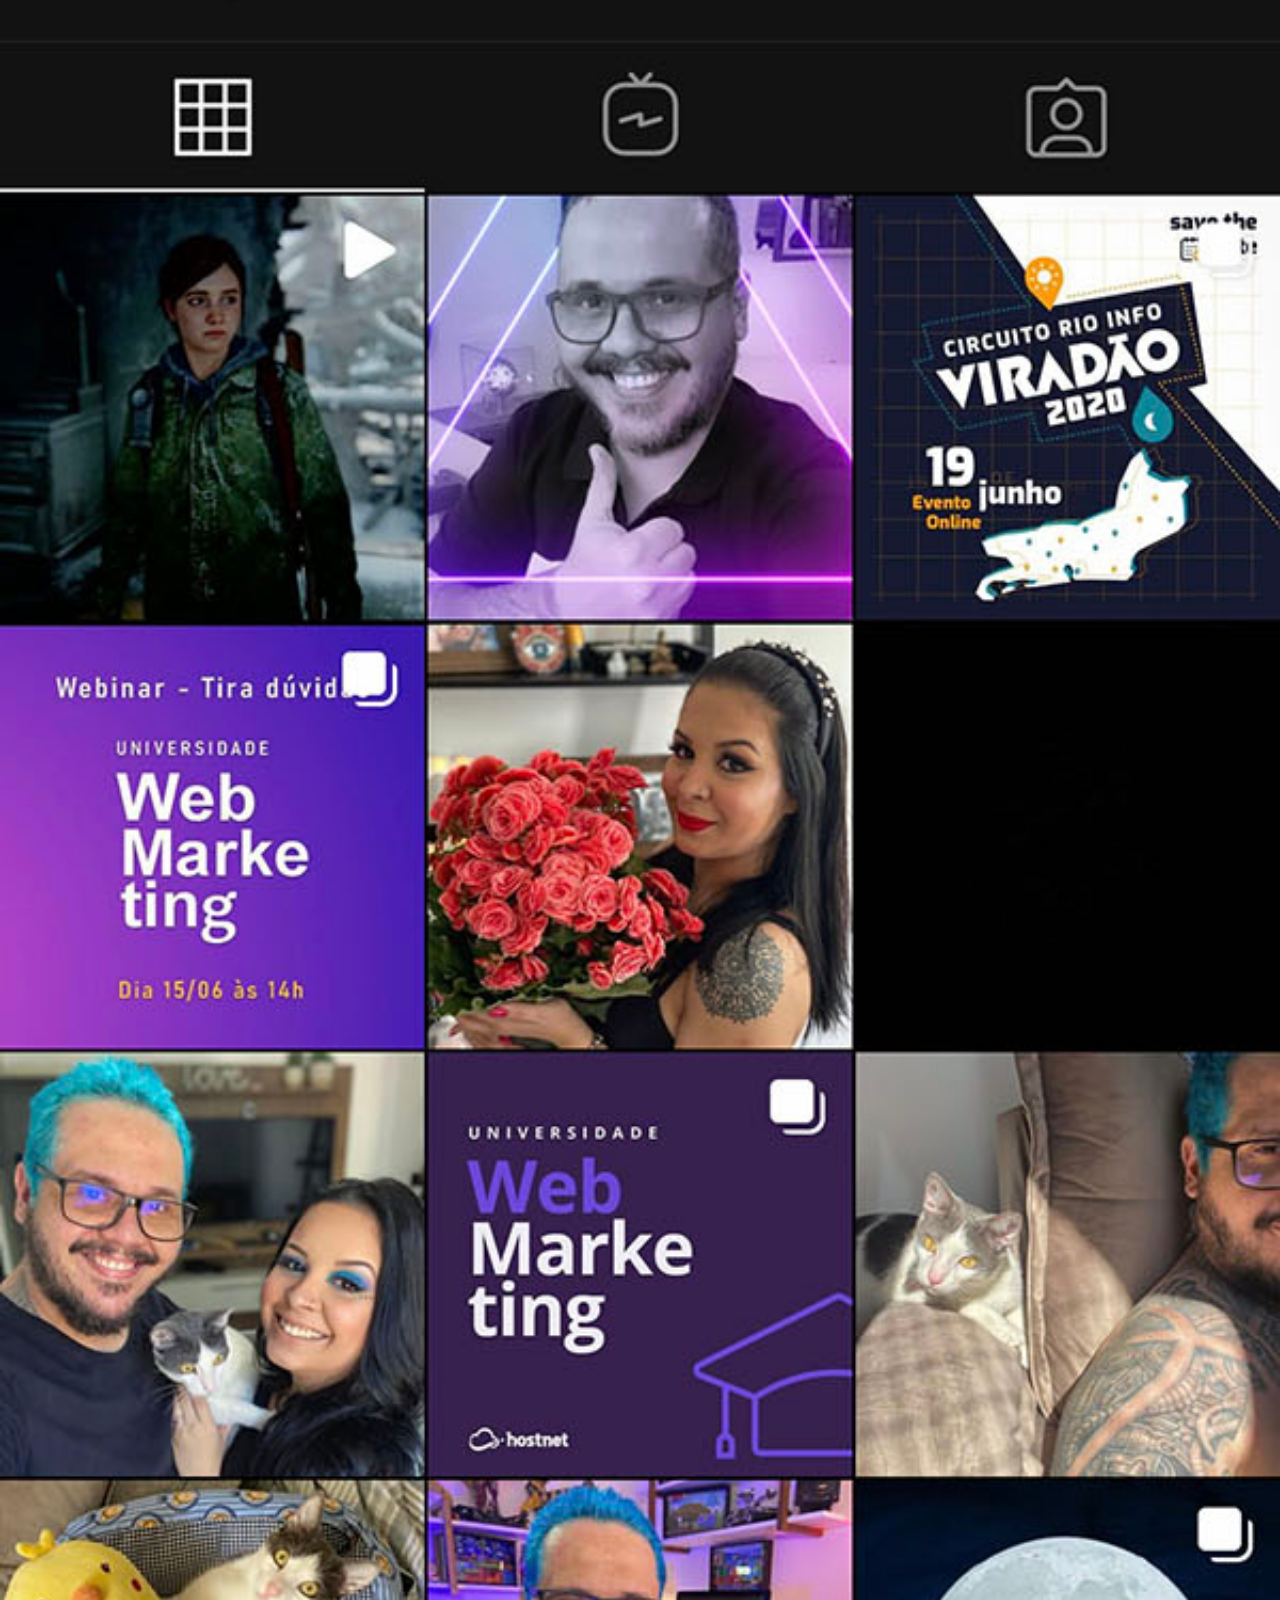
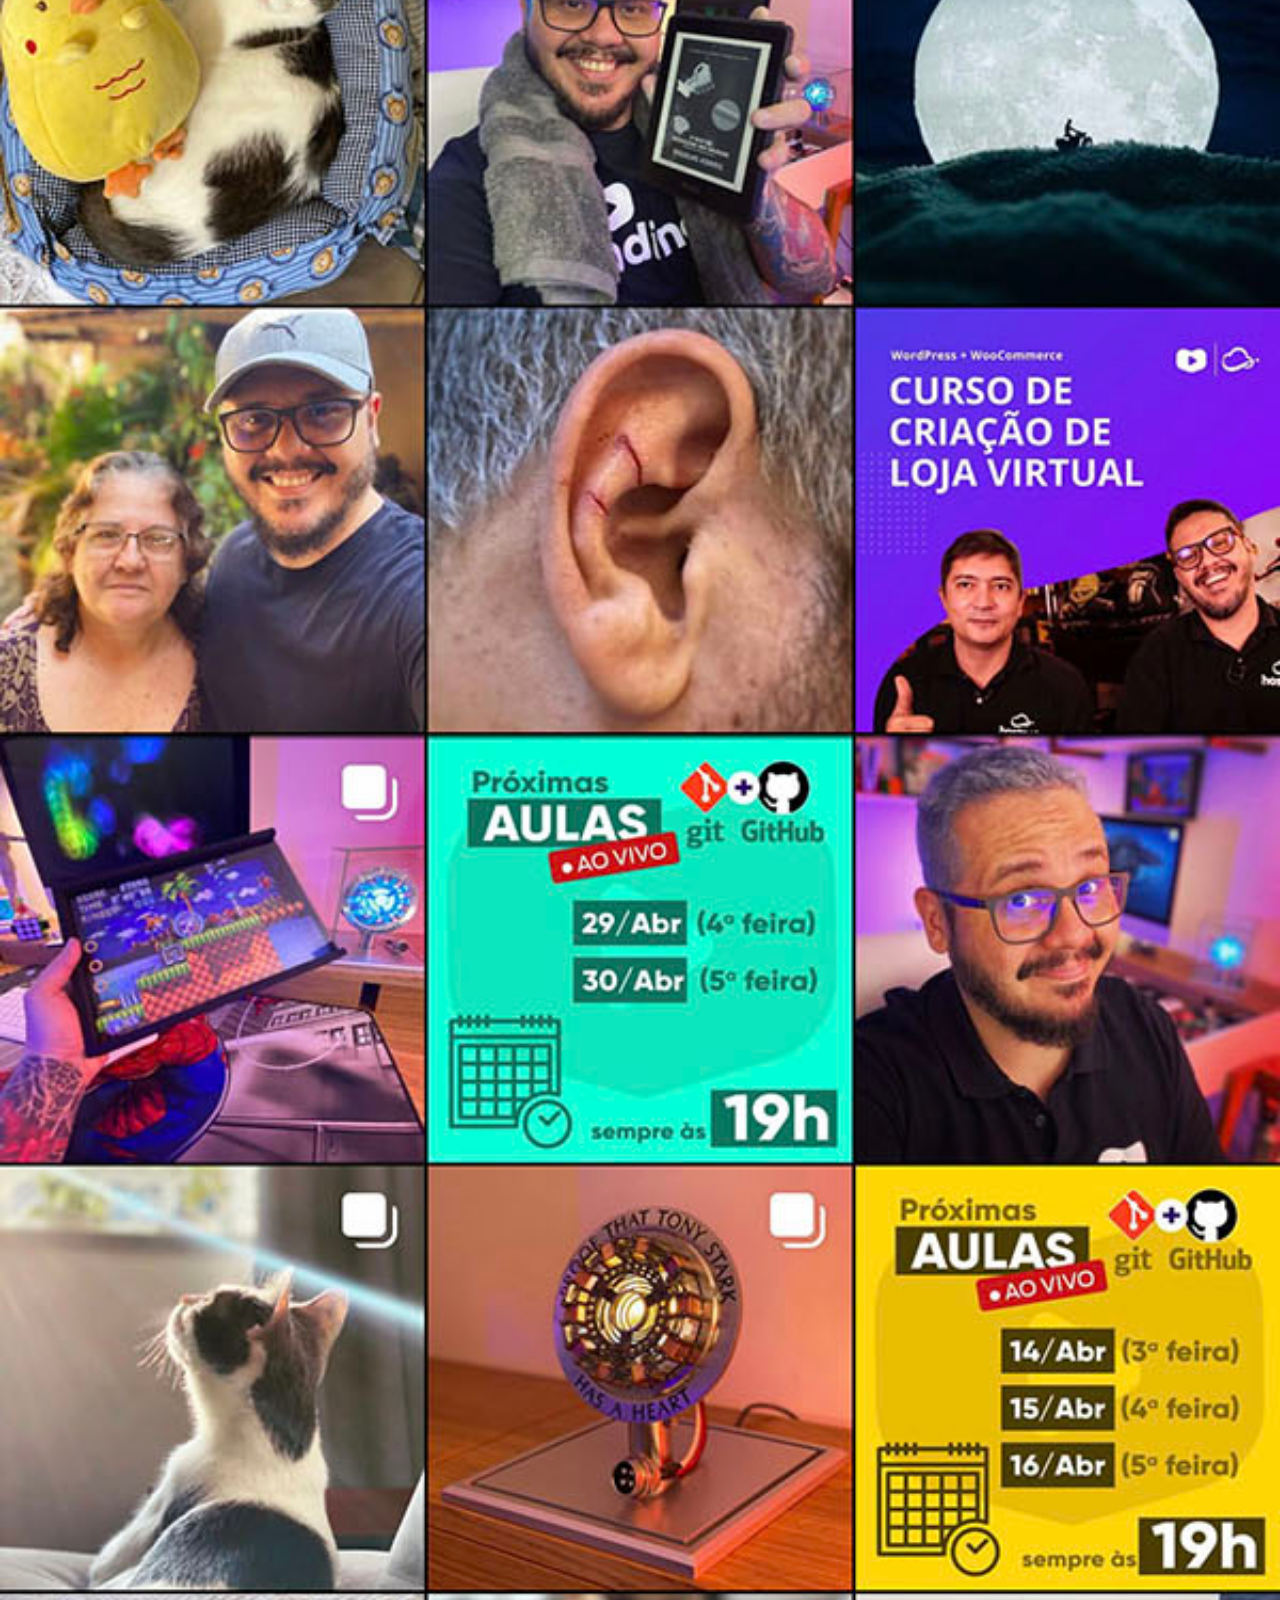
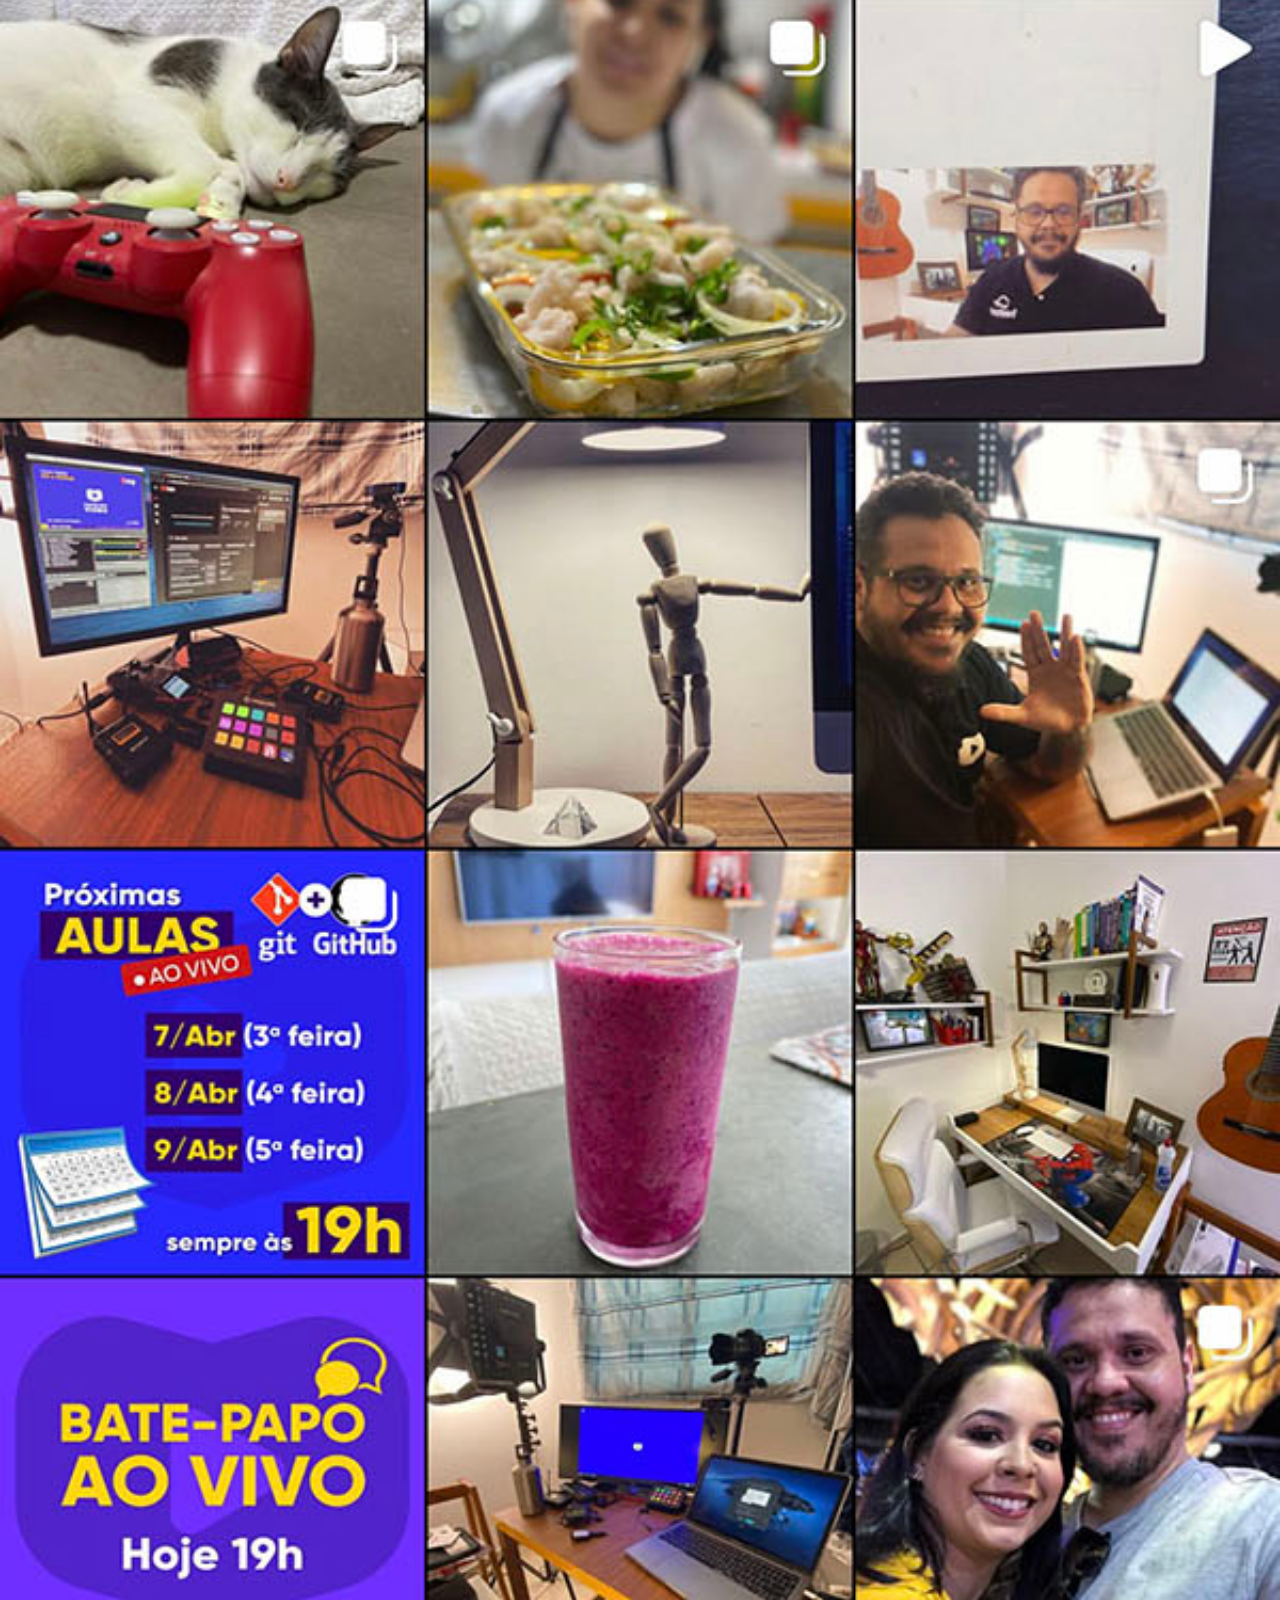
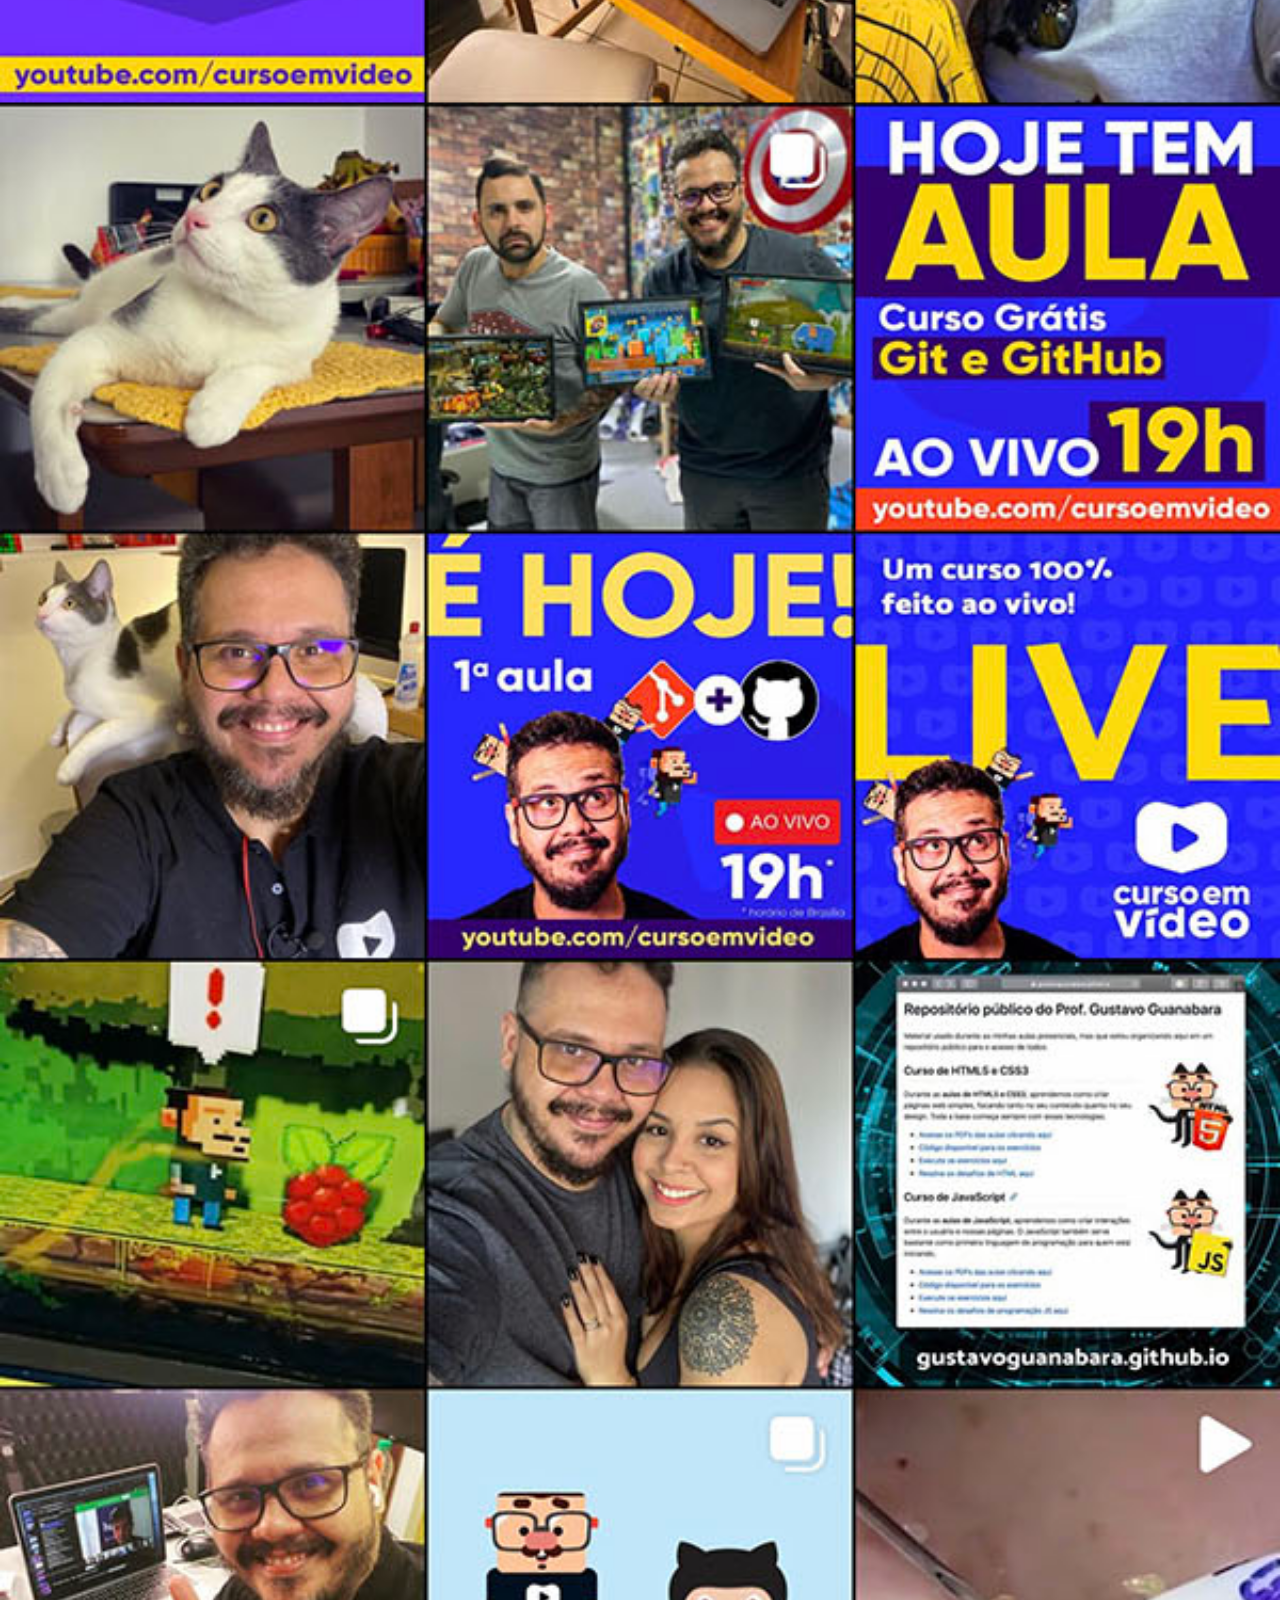
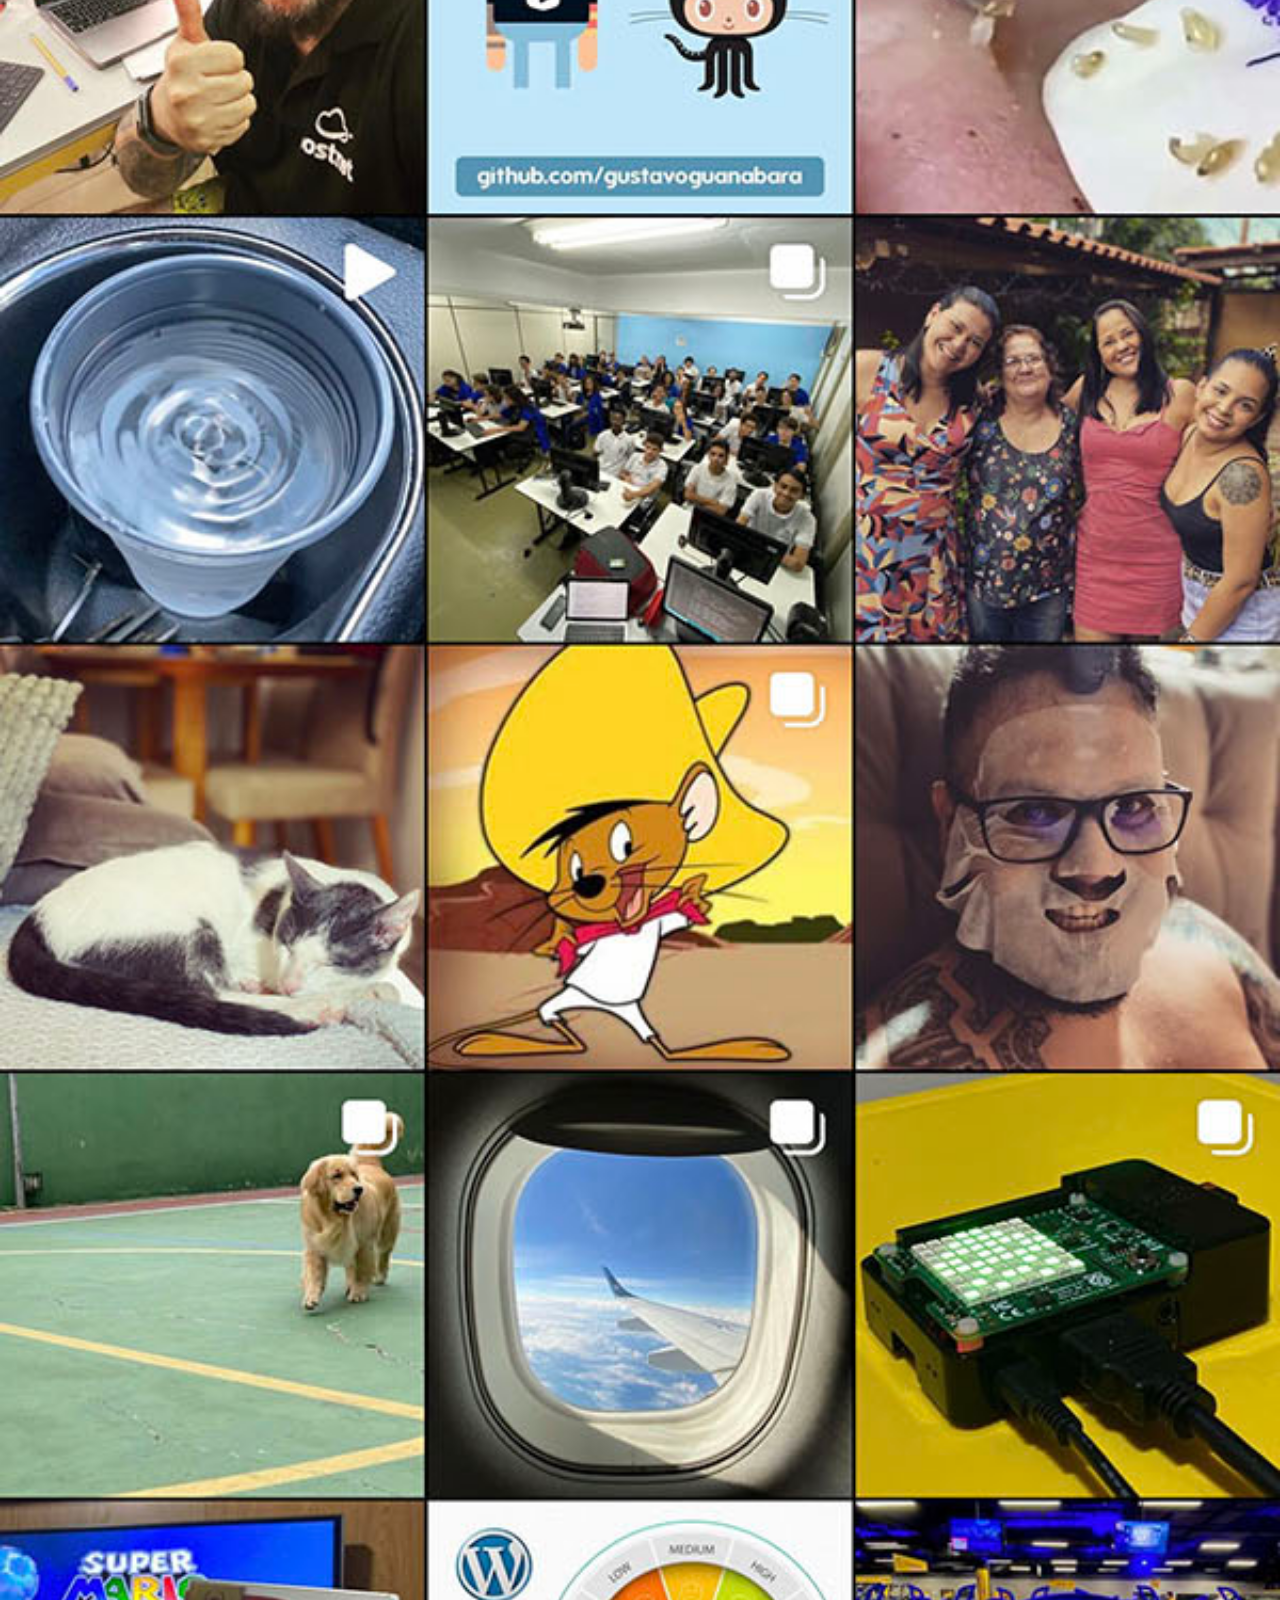
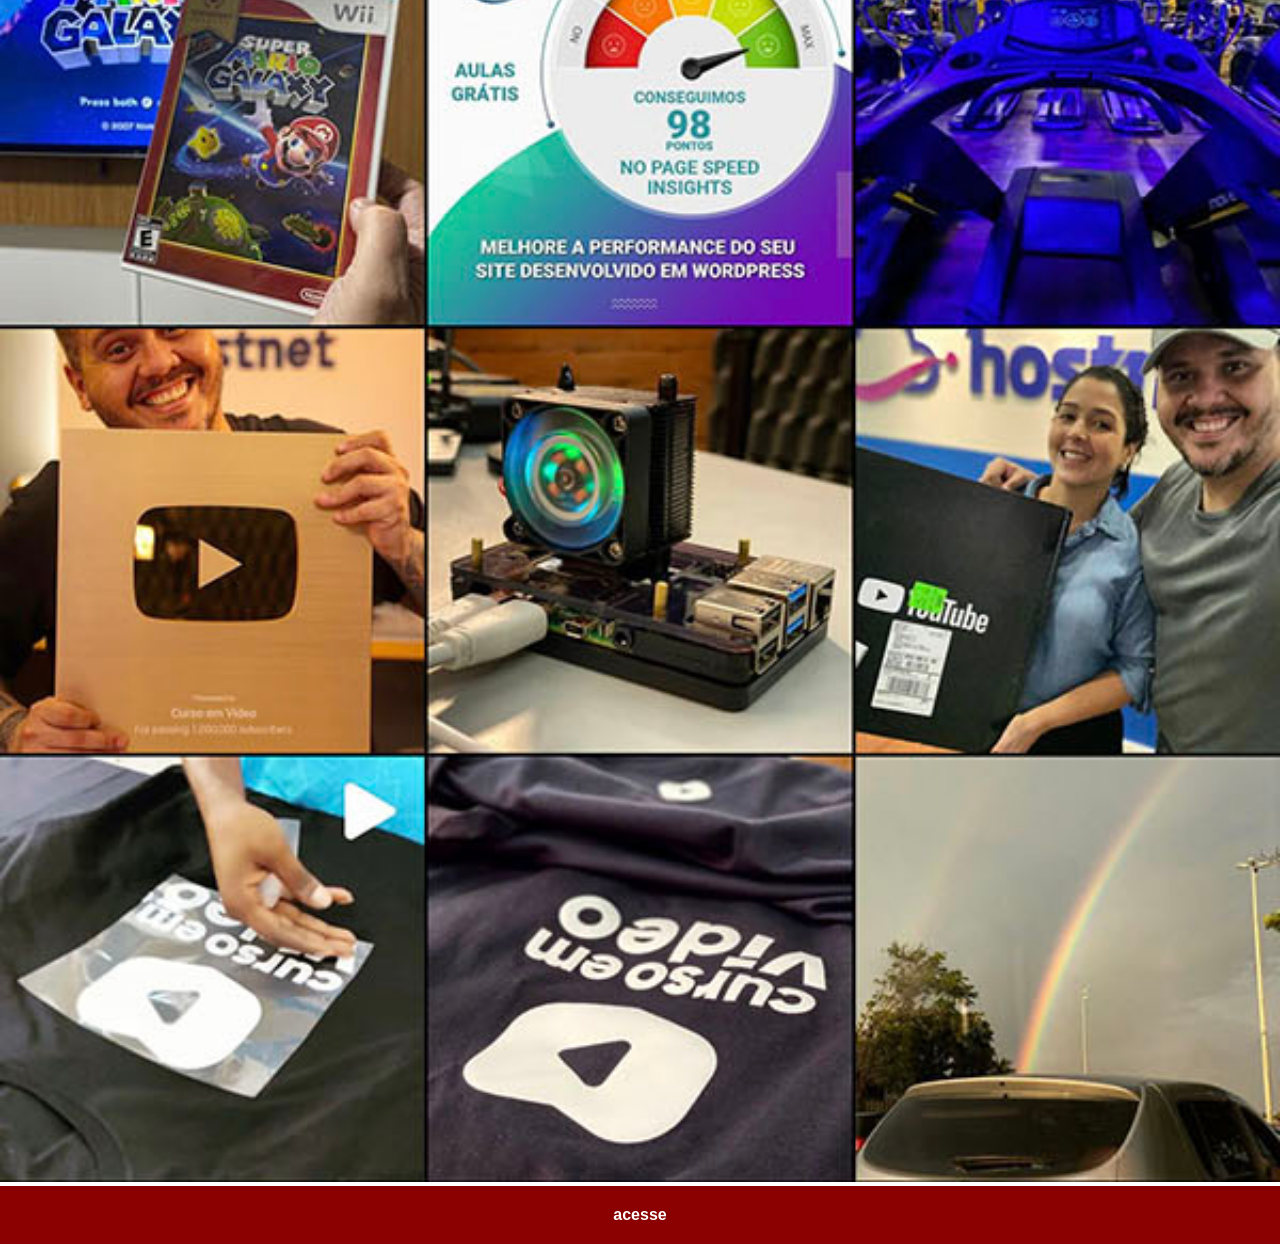
<file: paginainstagram.html>
<!DOCTYPE html>
<html lang="pt-BR">
<head>
    <meta charset="UTF-8">
    <meta name="viewport" content="width=device-width, initial-scale=1.0">
    <title>instagram</title>
    <style>
          *{
            margin: 0px;
            padding: 0px;
            font-family: Arial, Helvetica, sans-serif;
        }
        ::-webkit-scrollbar {
            width: 0px;
            height: 0px;
        }
         img{
            width: 100vw;
         }
         a {
            display: block;
            background-color: darkred;
            color: white;
            padding: 20px;
            text-align: center;
            font-weight: bold;
            text-decoration: none;
         }
    </style>
</head>
<body>
    <img src="imagems/tela-instagram.jpg" alt="">
    <a href="instagram.com">acesse</a>
</body>
</html>
</file>
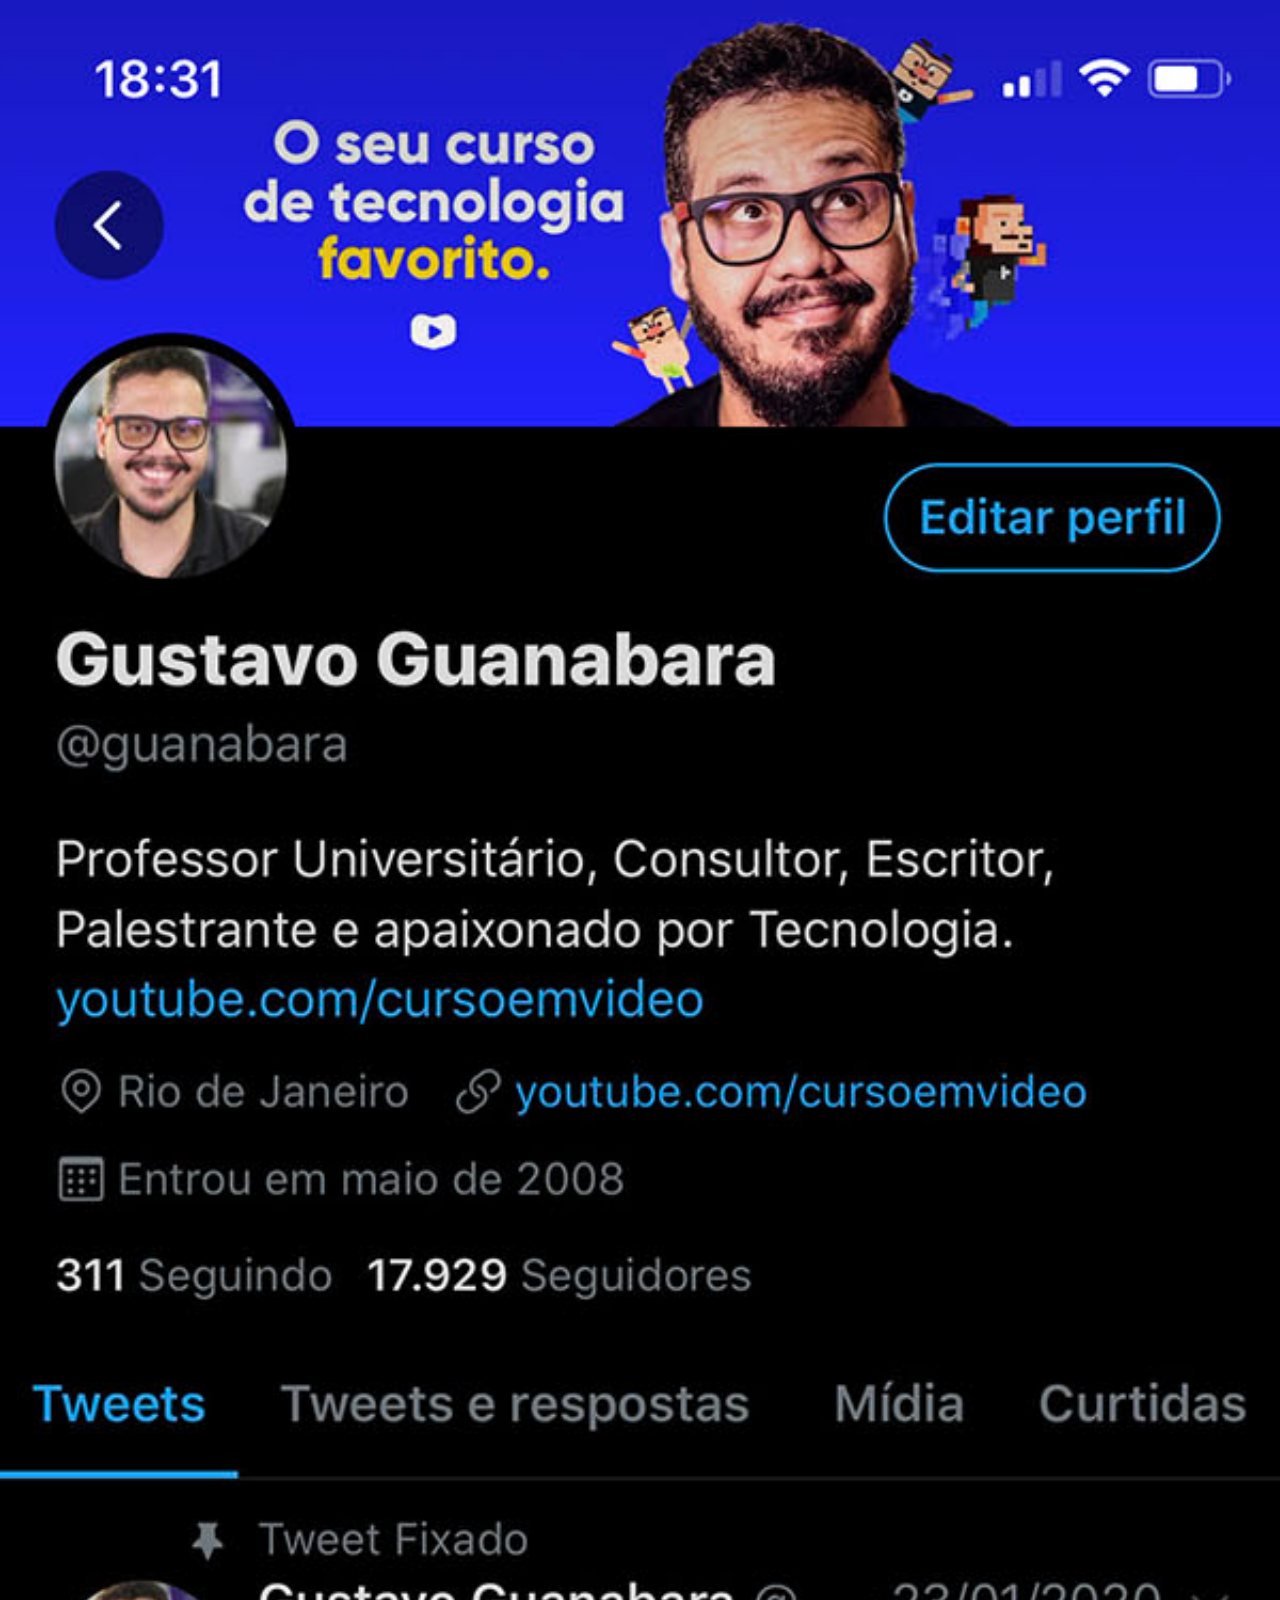
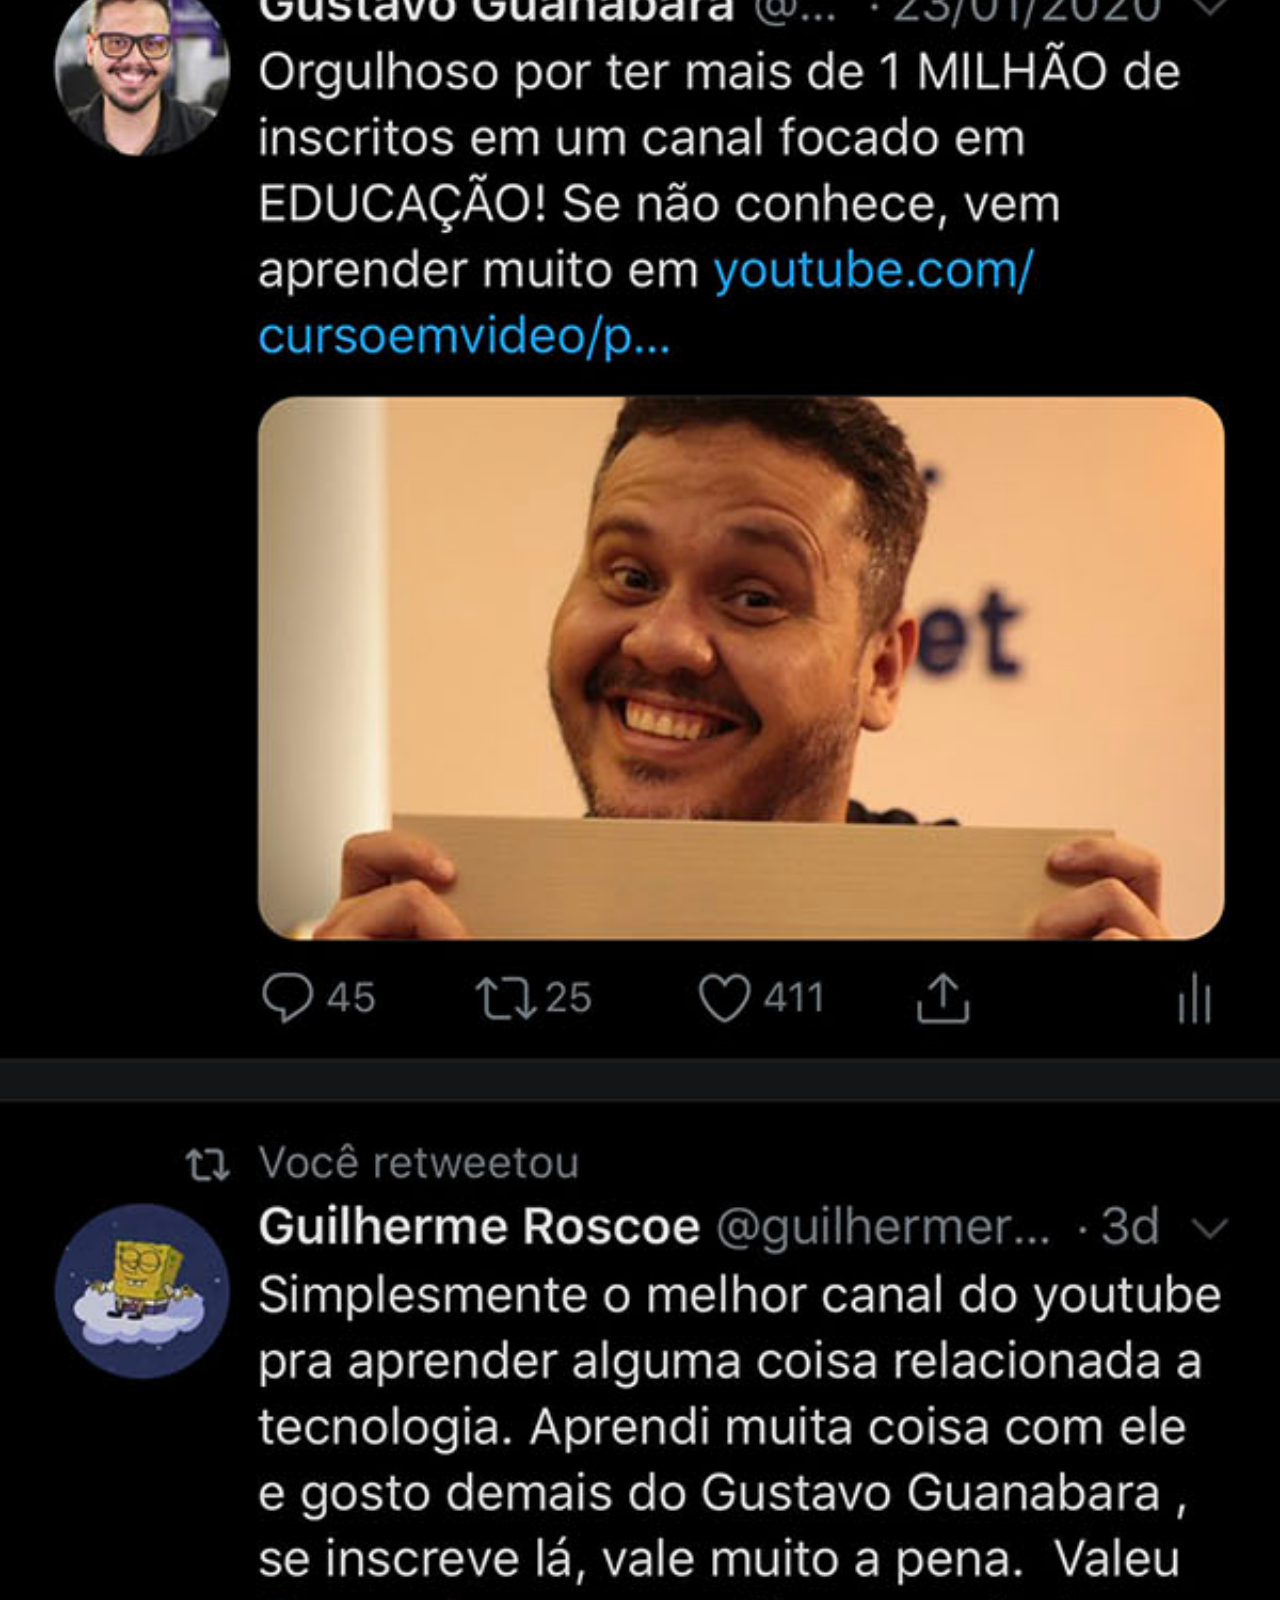
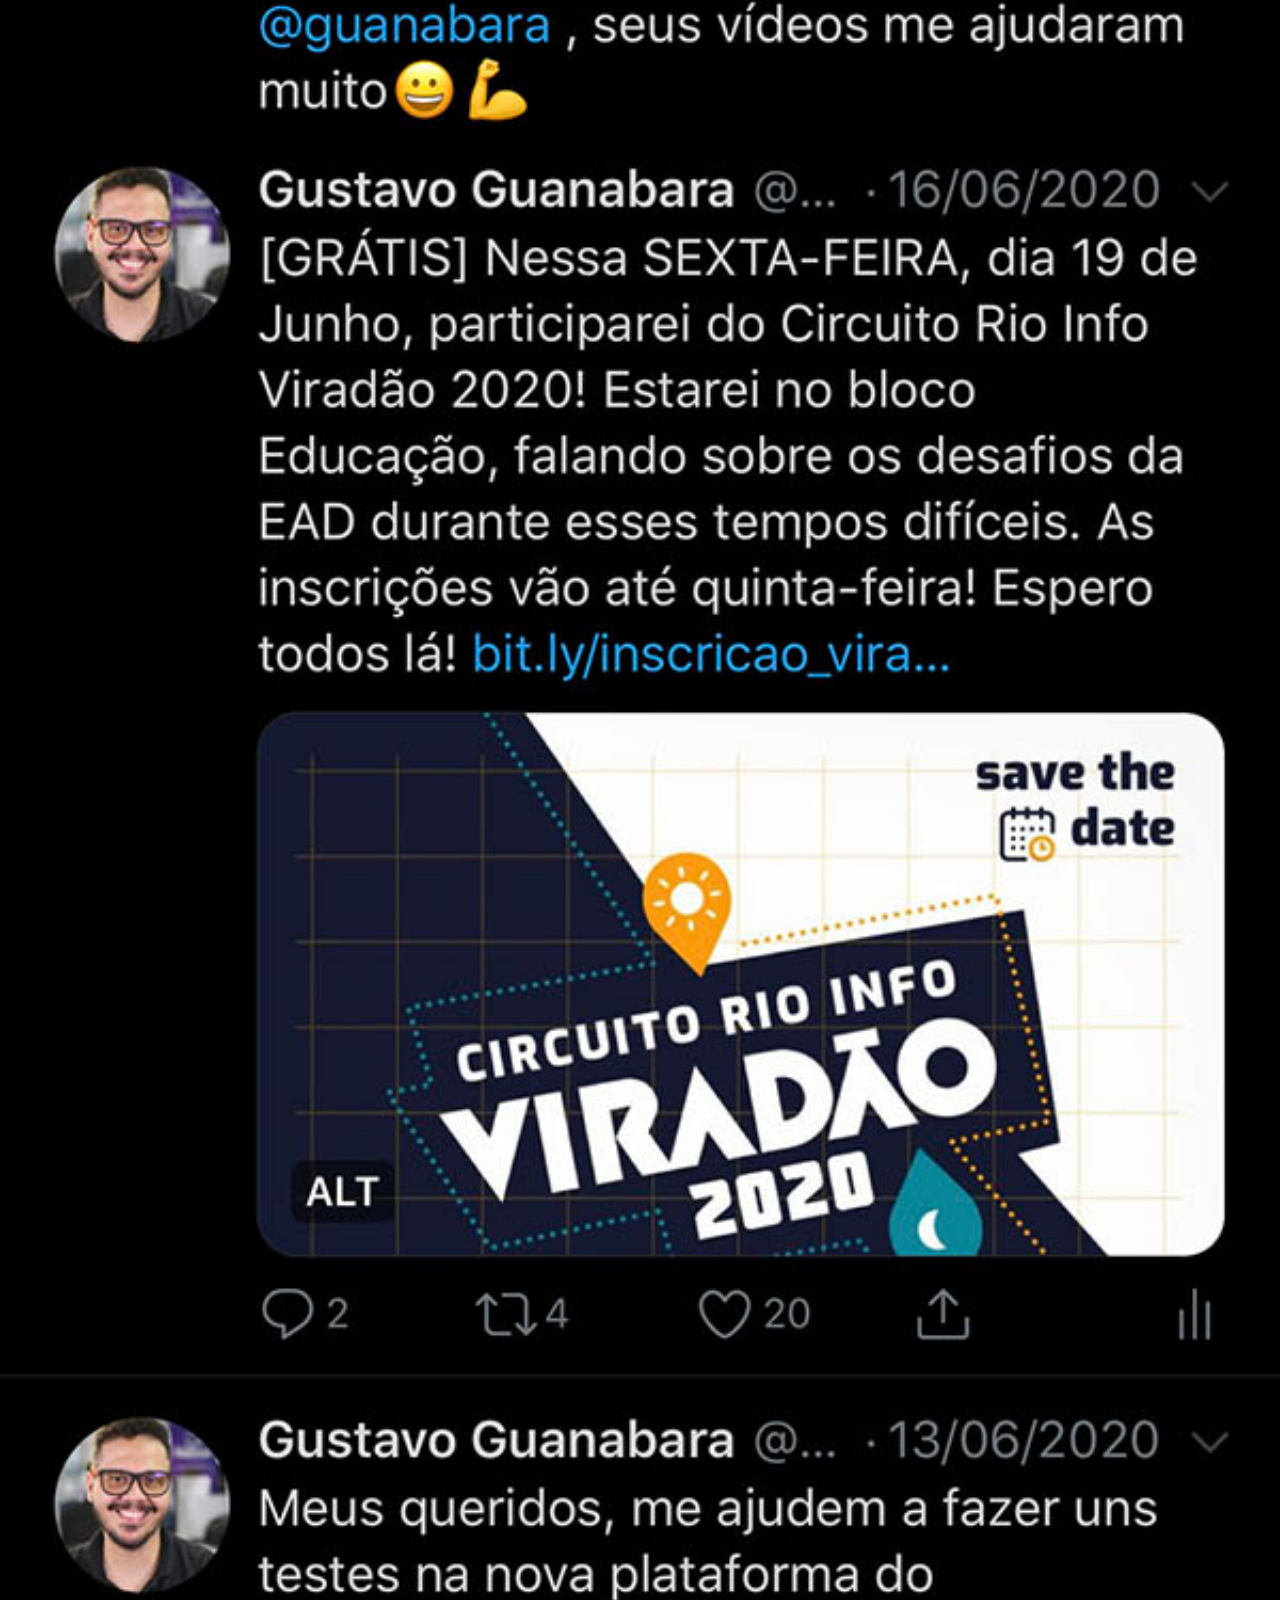
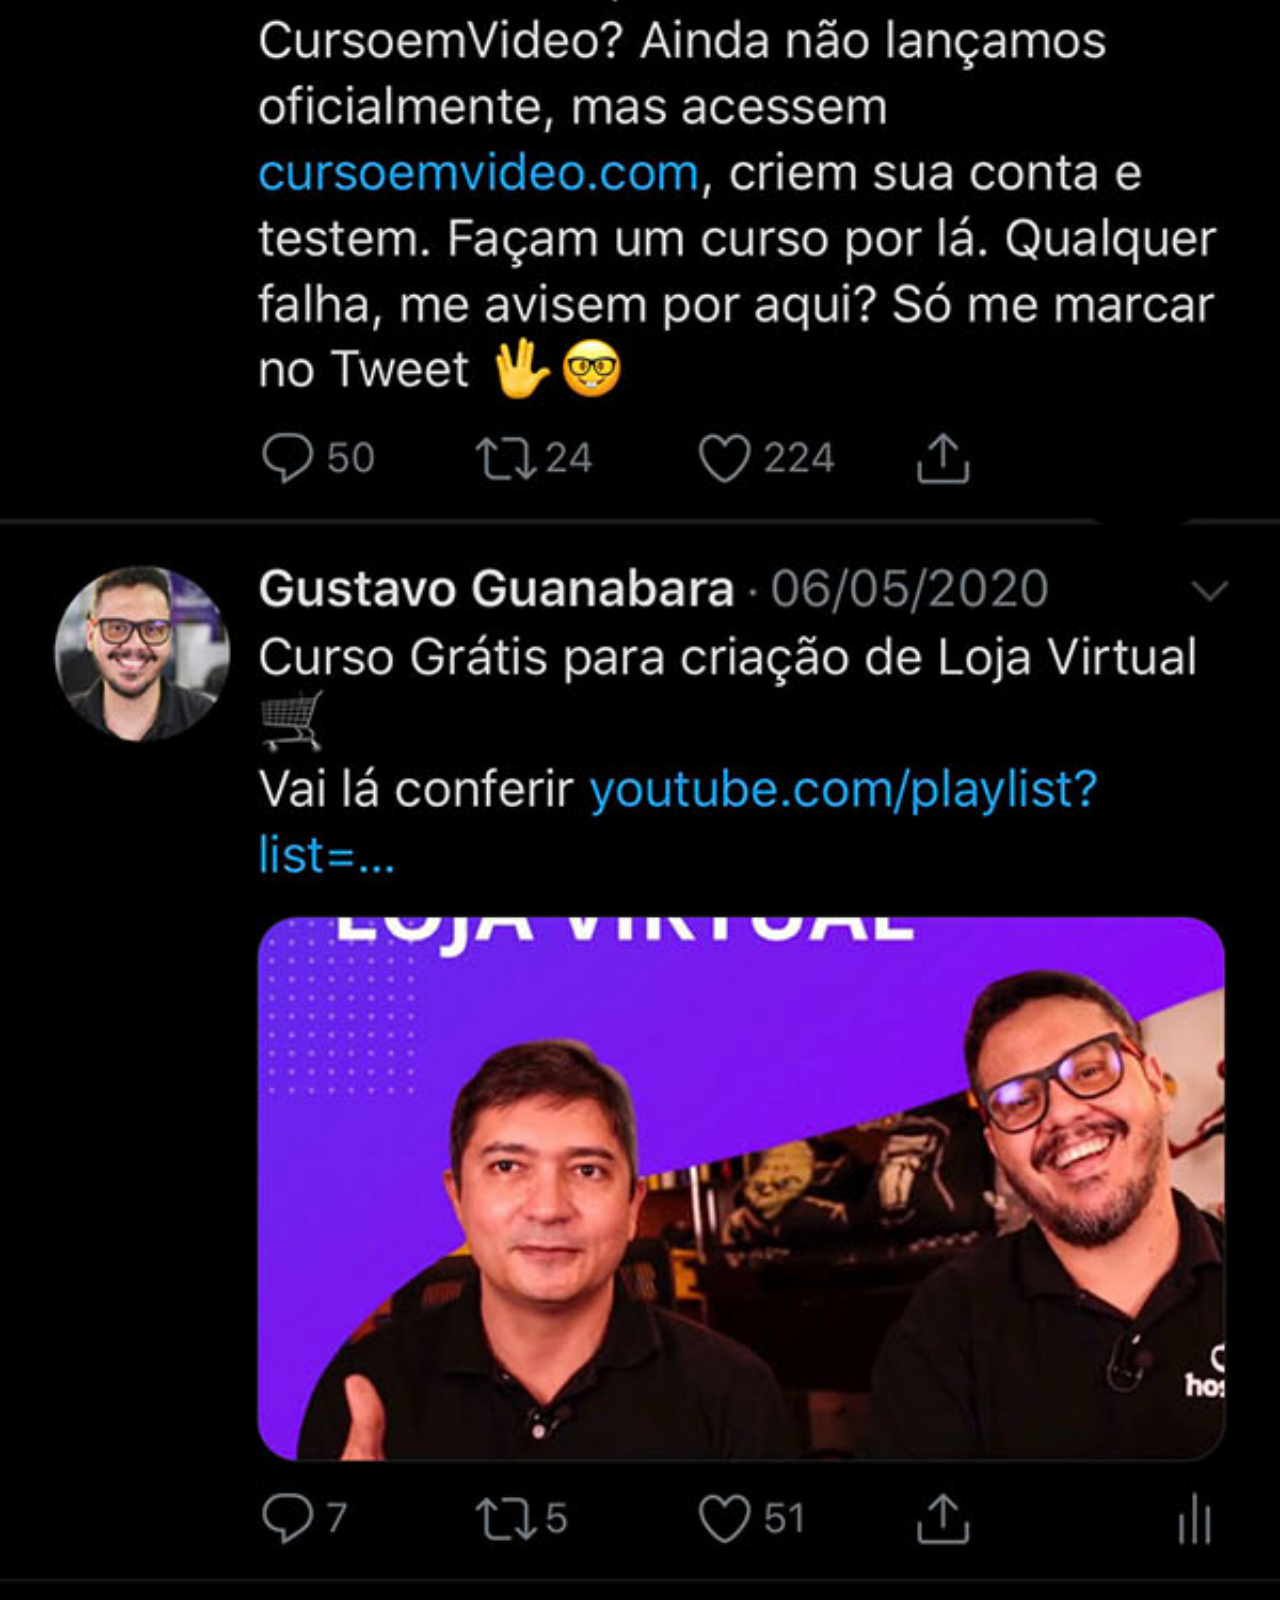
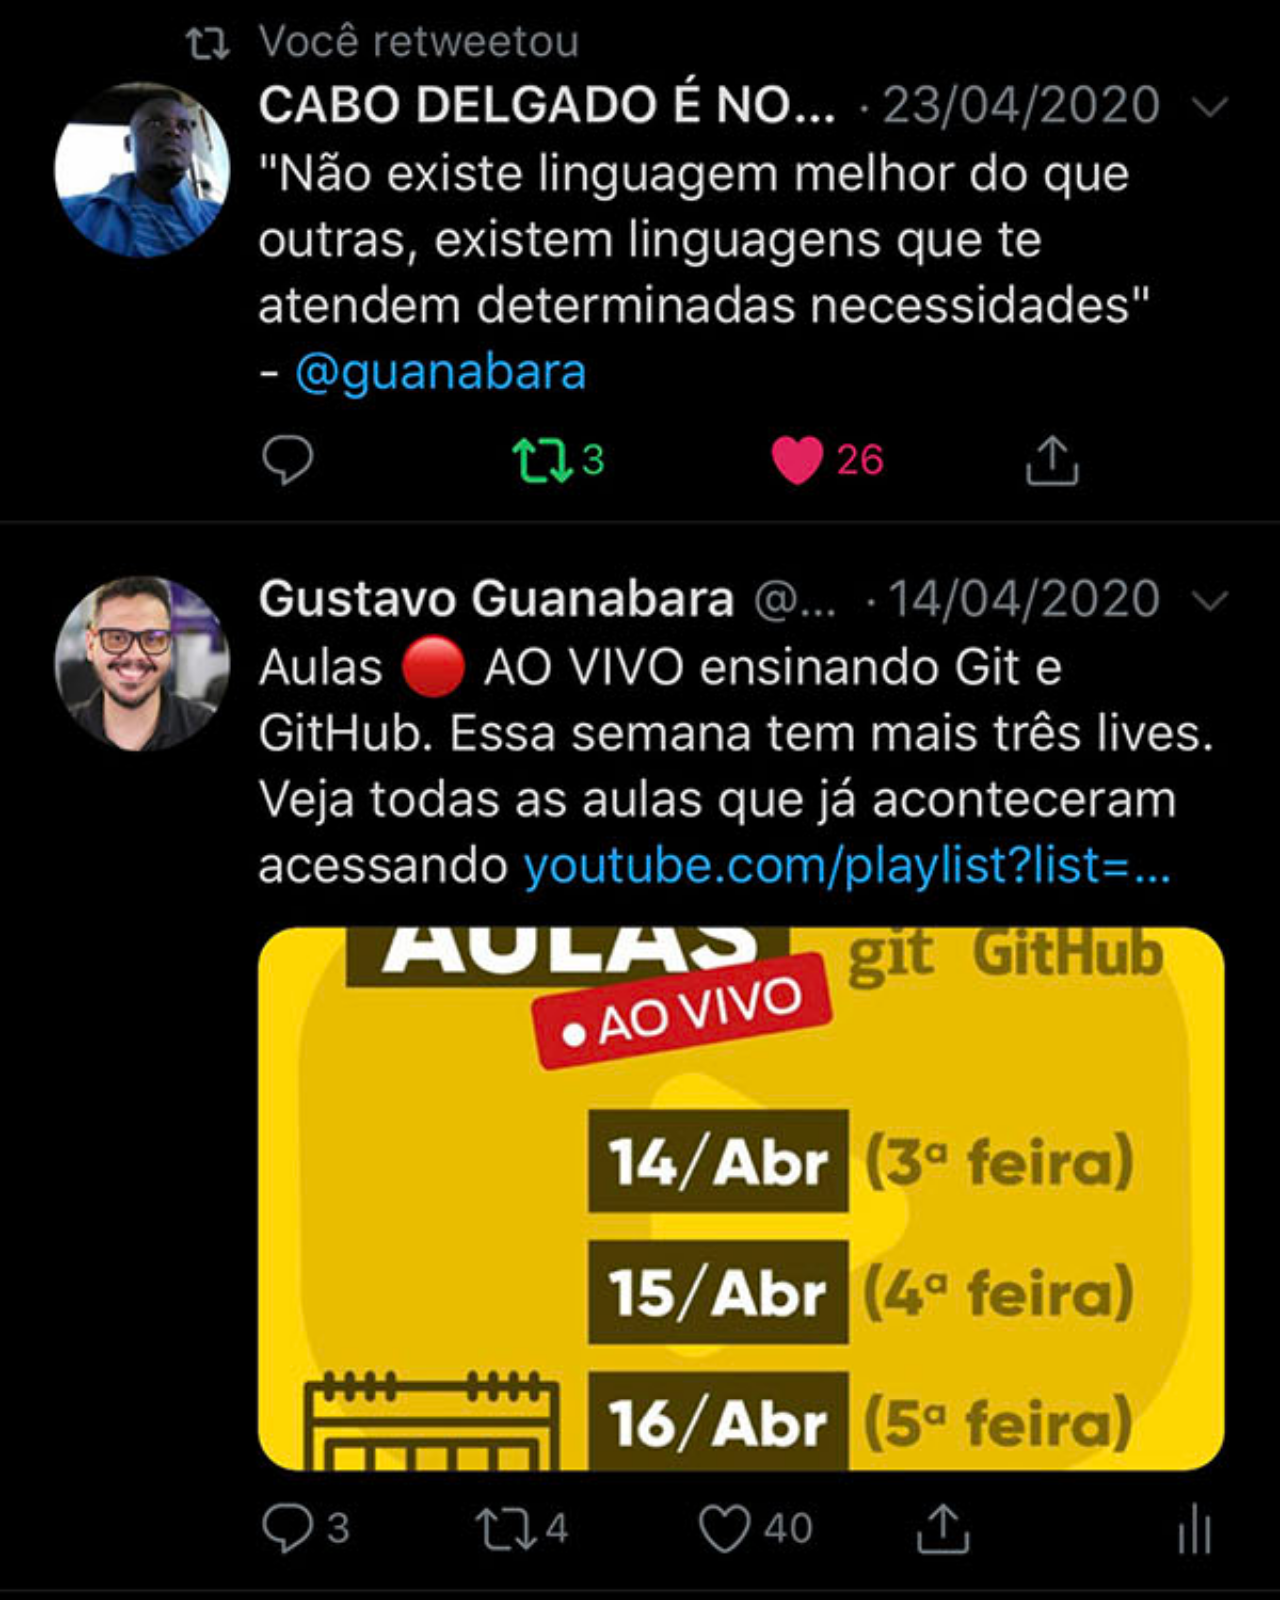
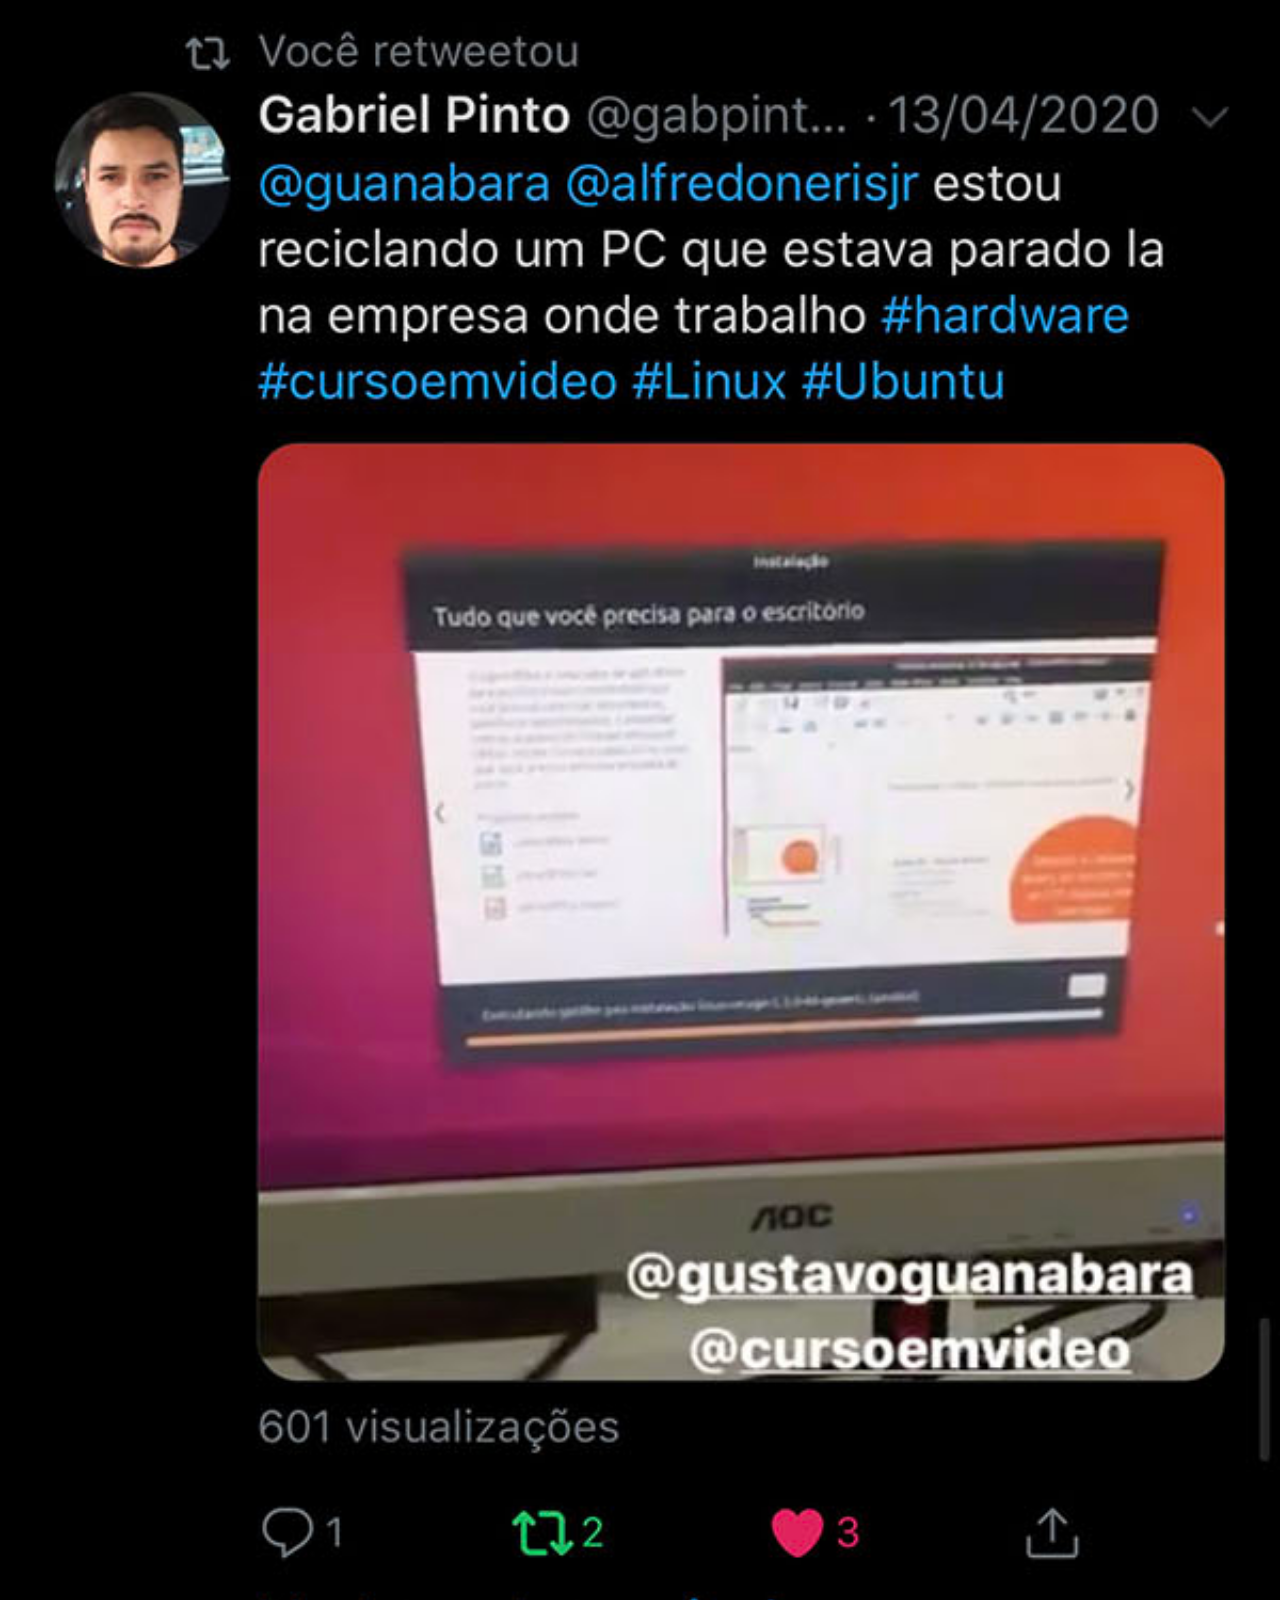
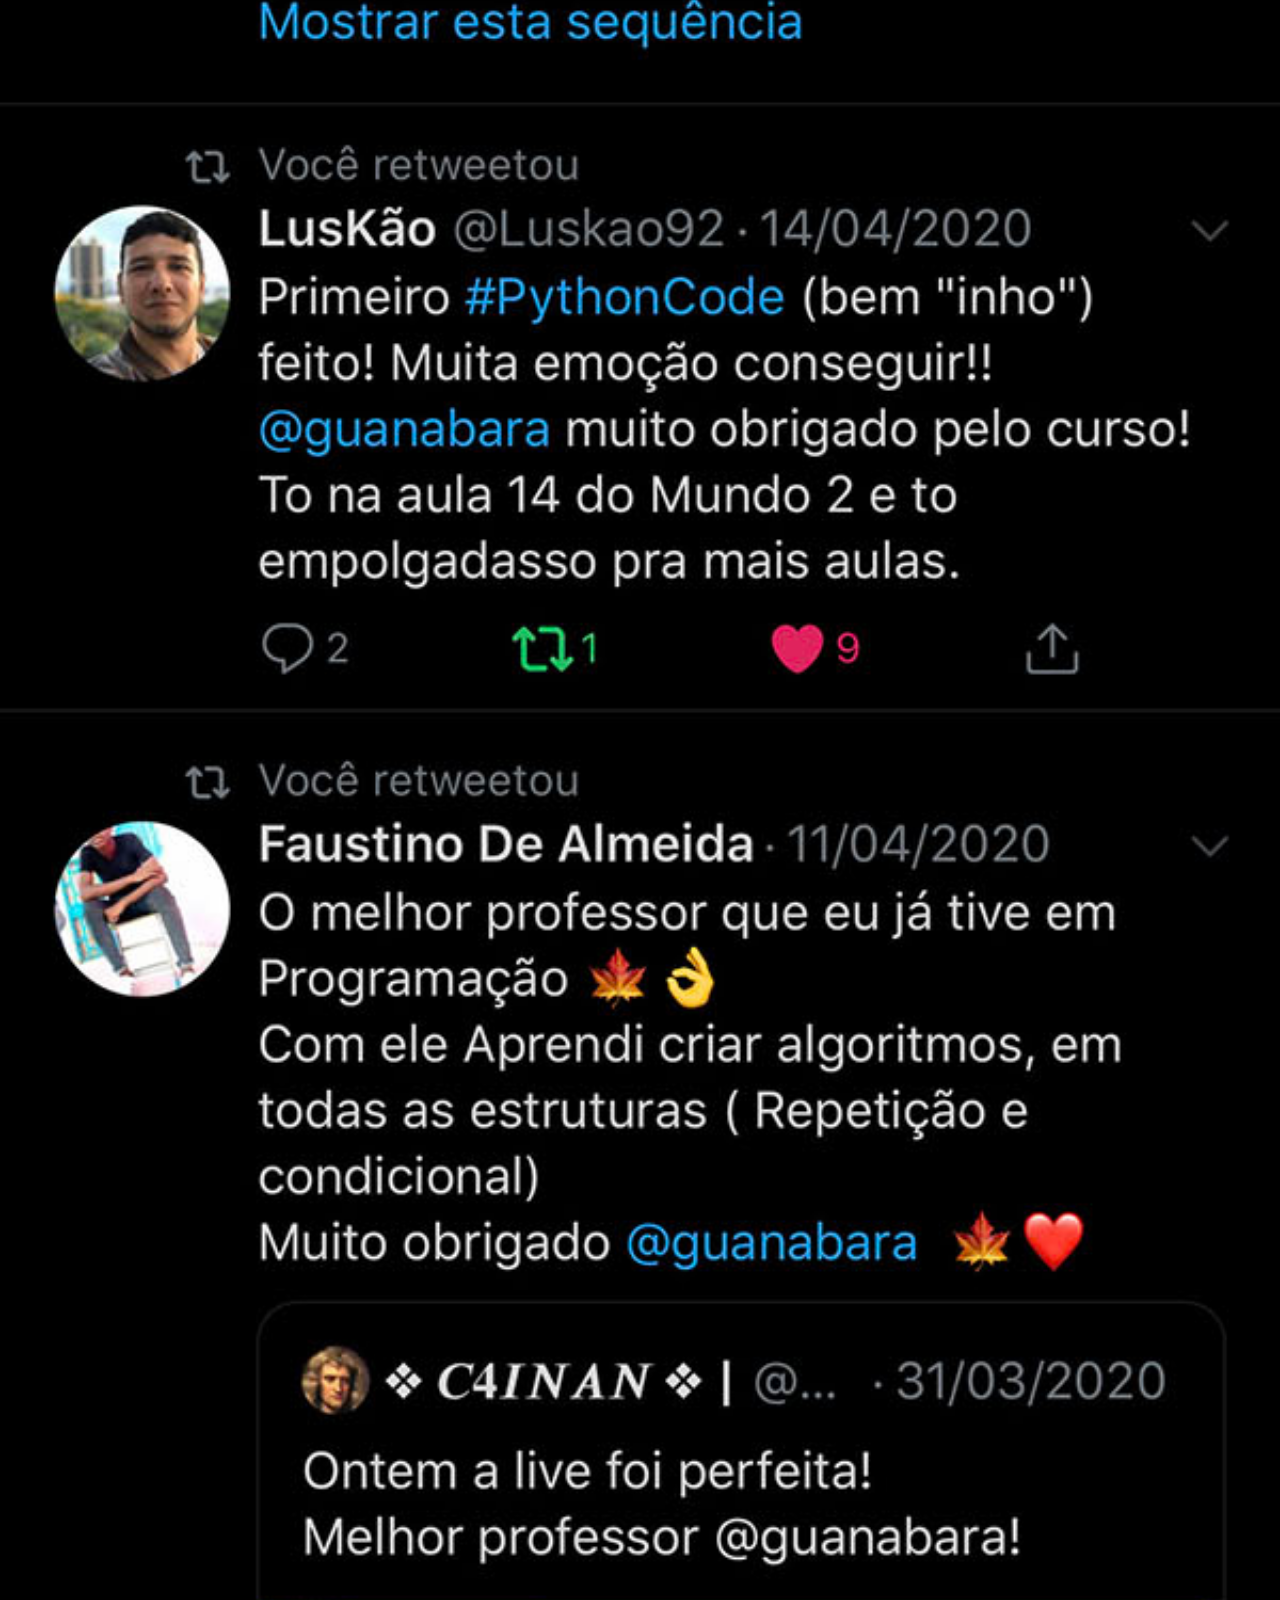
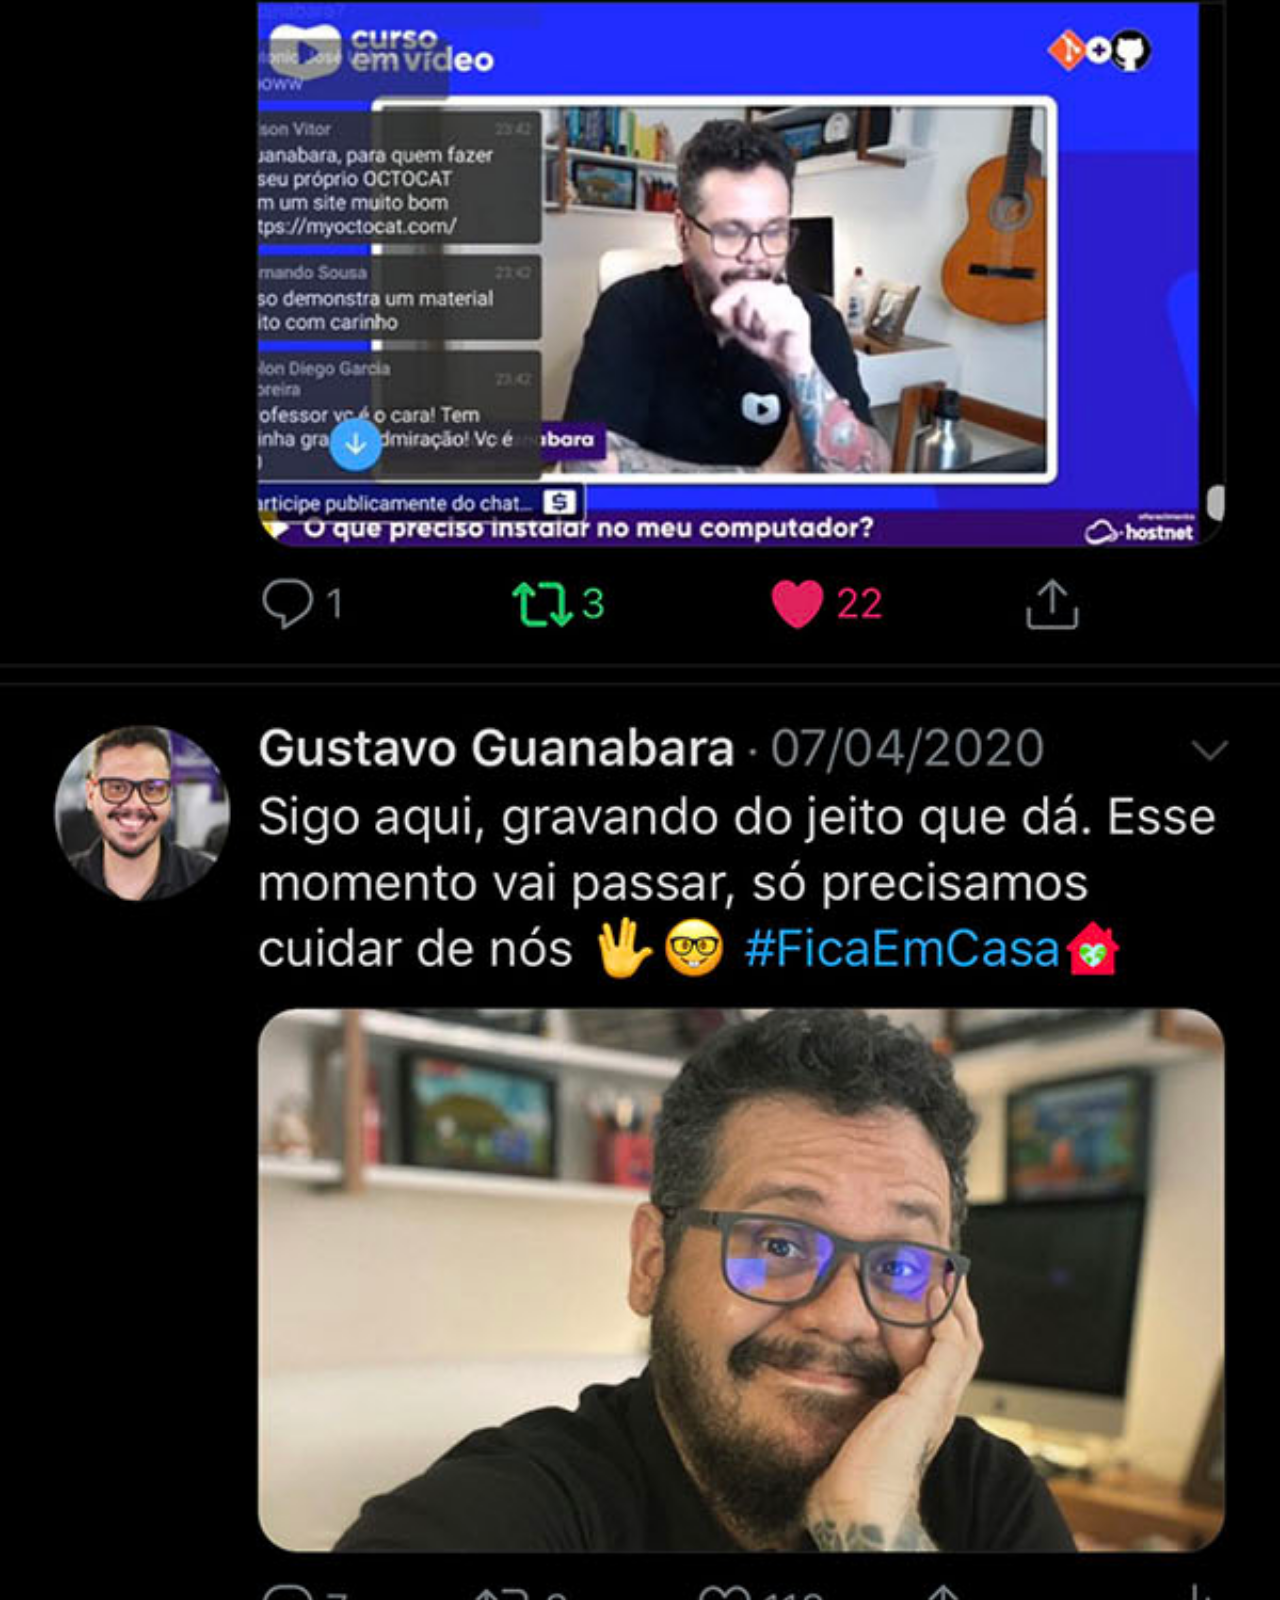
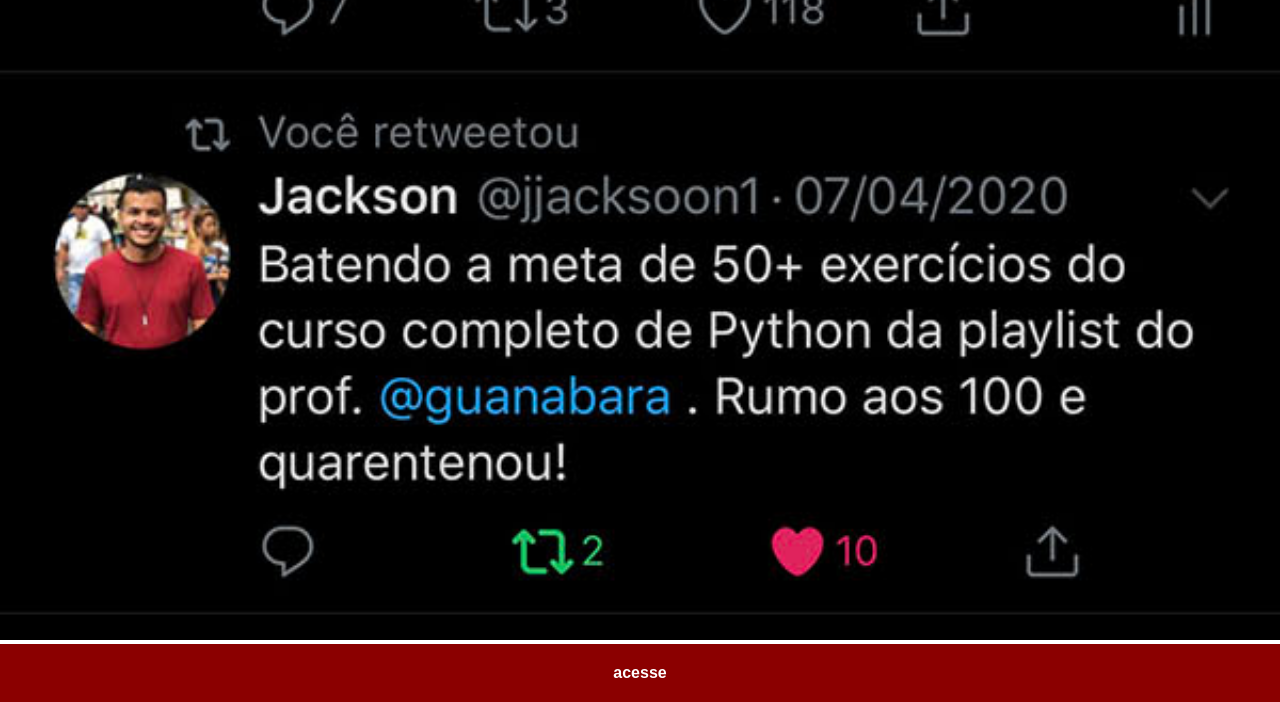
<file: paginatwitter.html>
<!DOCTYPE html>
<html lang="pt-BR">
<head>
    <meta charset="UTF-8">
    <meta name="viewport" content="width=device-width, initial-scale=1.0">
    <title>twitter</title>
    <style>
      *{
            margin: 0px;
            padding: 0px;
            font-family: Arial, Helvetica, sans-serif;
        }
        ::-webkit-scrollbar {
            width: 0px;
            height: 0px;
        }
         img{
            width: 100vw;
         }
         a {
            display: block;
            background-color: darkred;
            color: white;
            padding: 20px;
            text-align: center;
            font-weight: bold;
            text-decoration: none;
         }
    </style>
</head>
<body>
    <img src="imagems/tela-twitter.jpg" alt="">
    <a href="twitter.com">acesse</a>
</body>
</html>
</file>
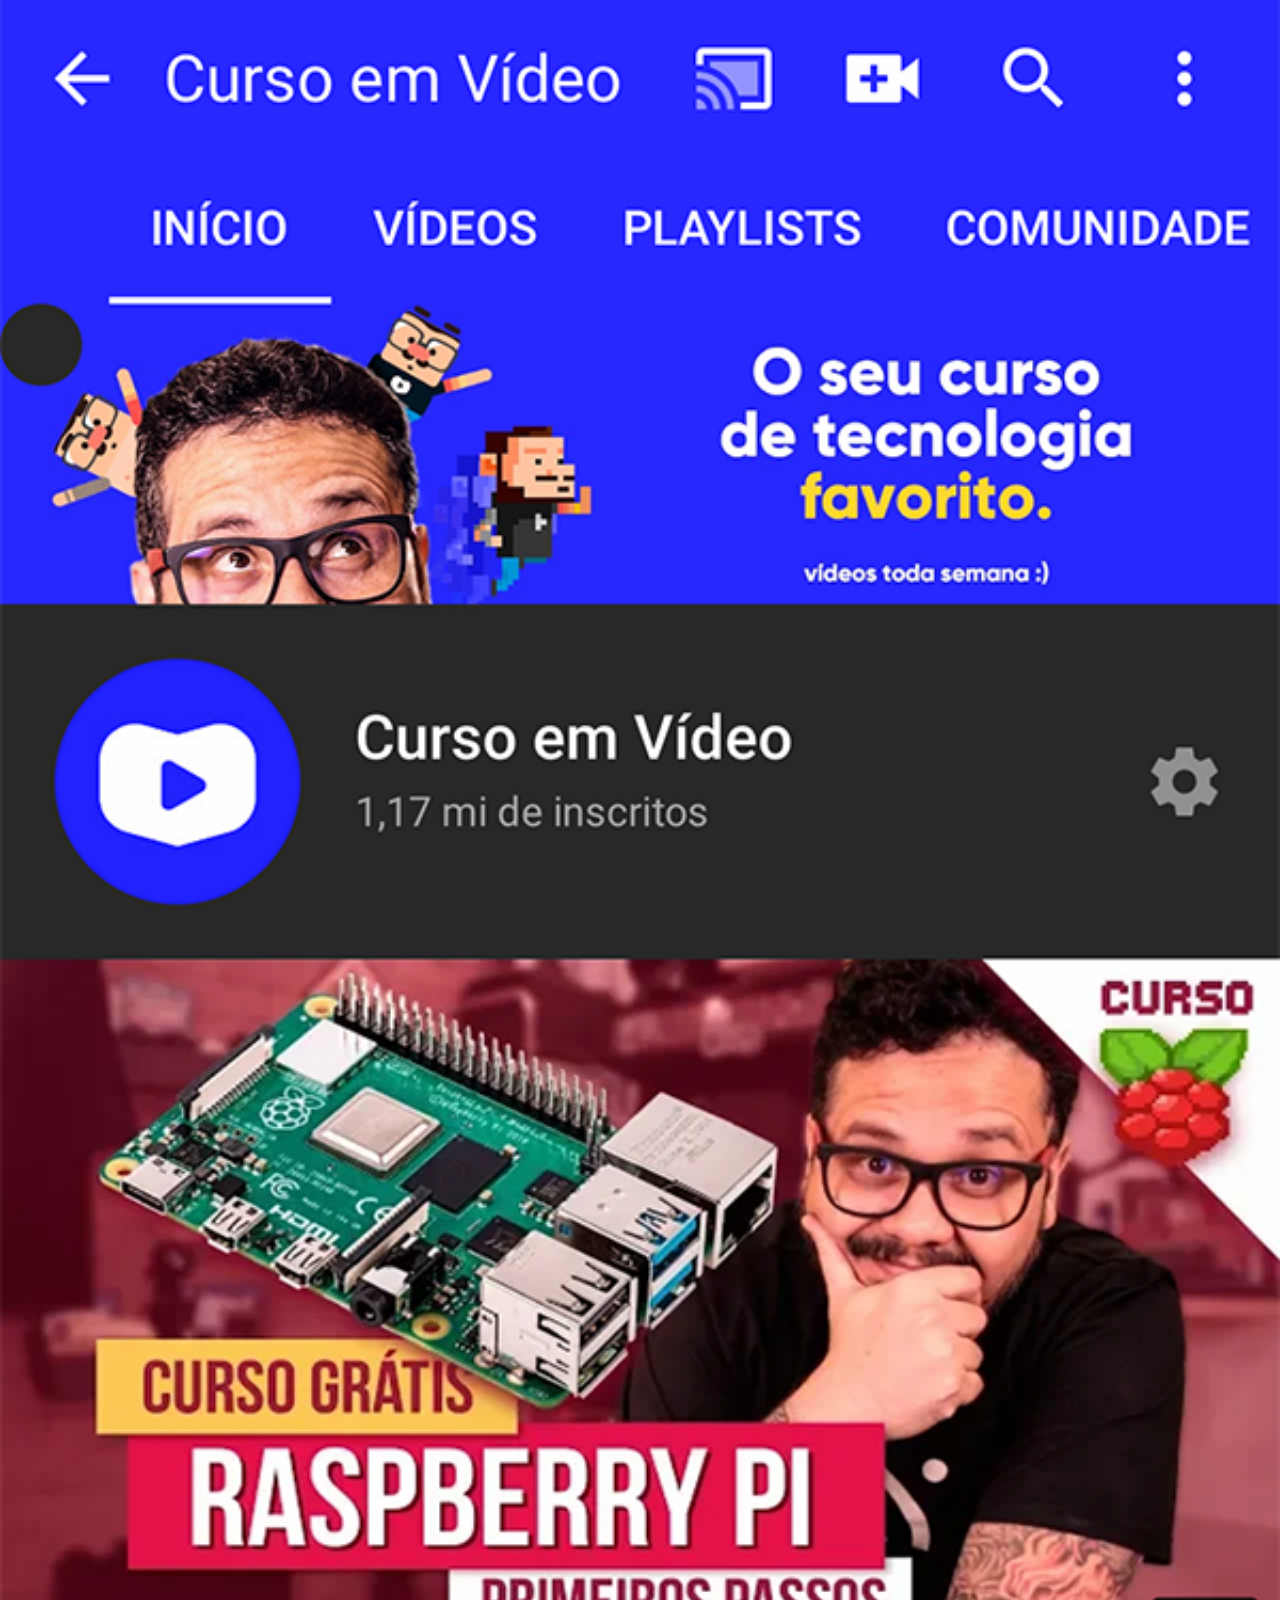
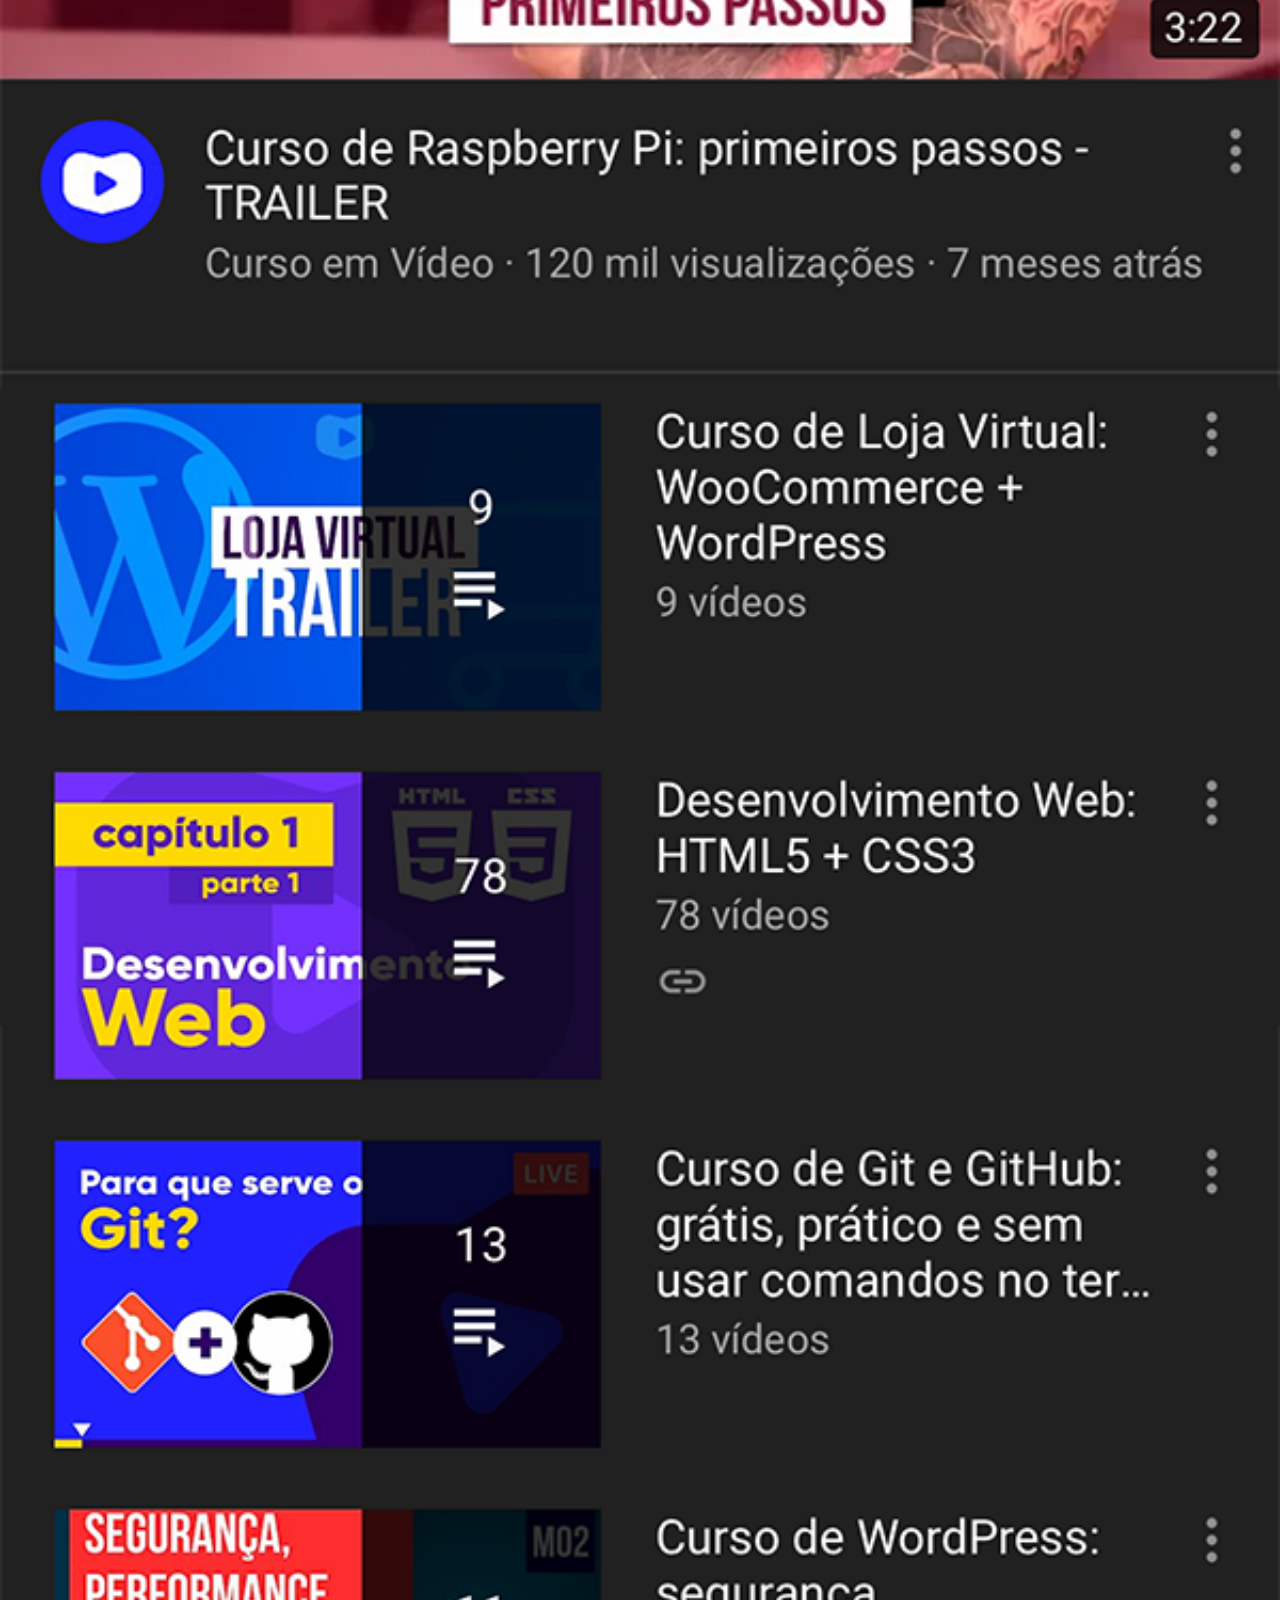
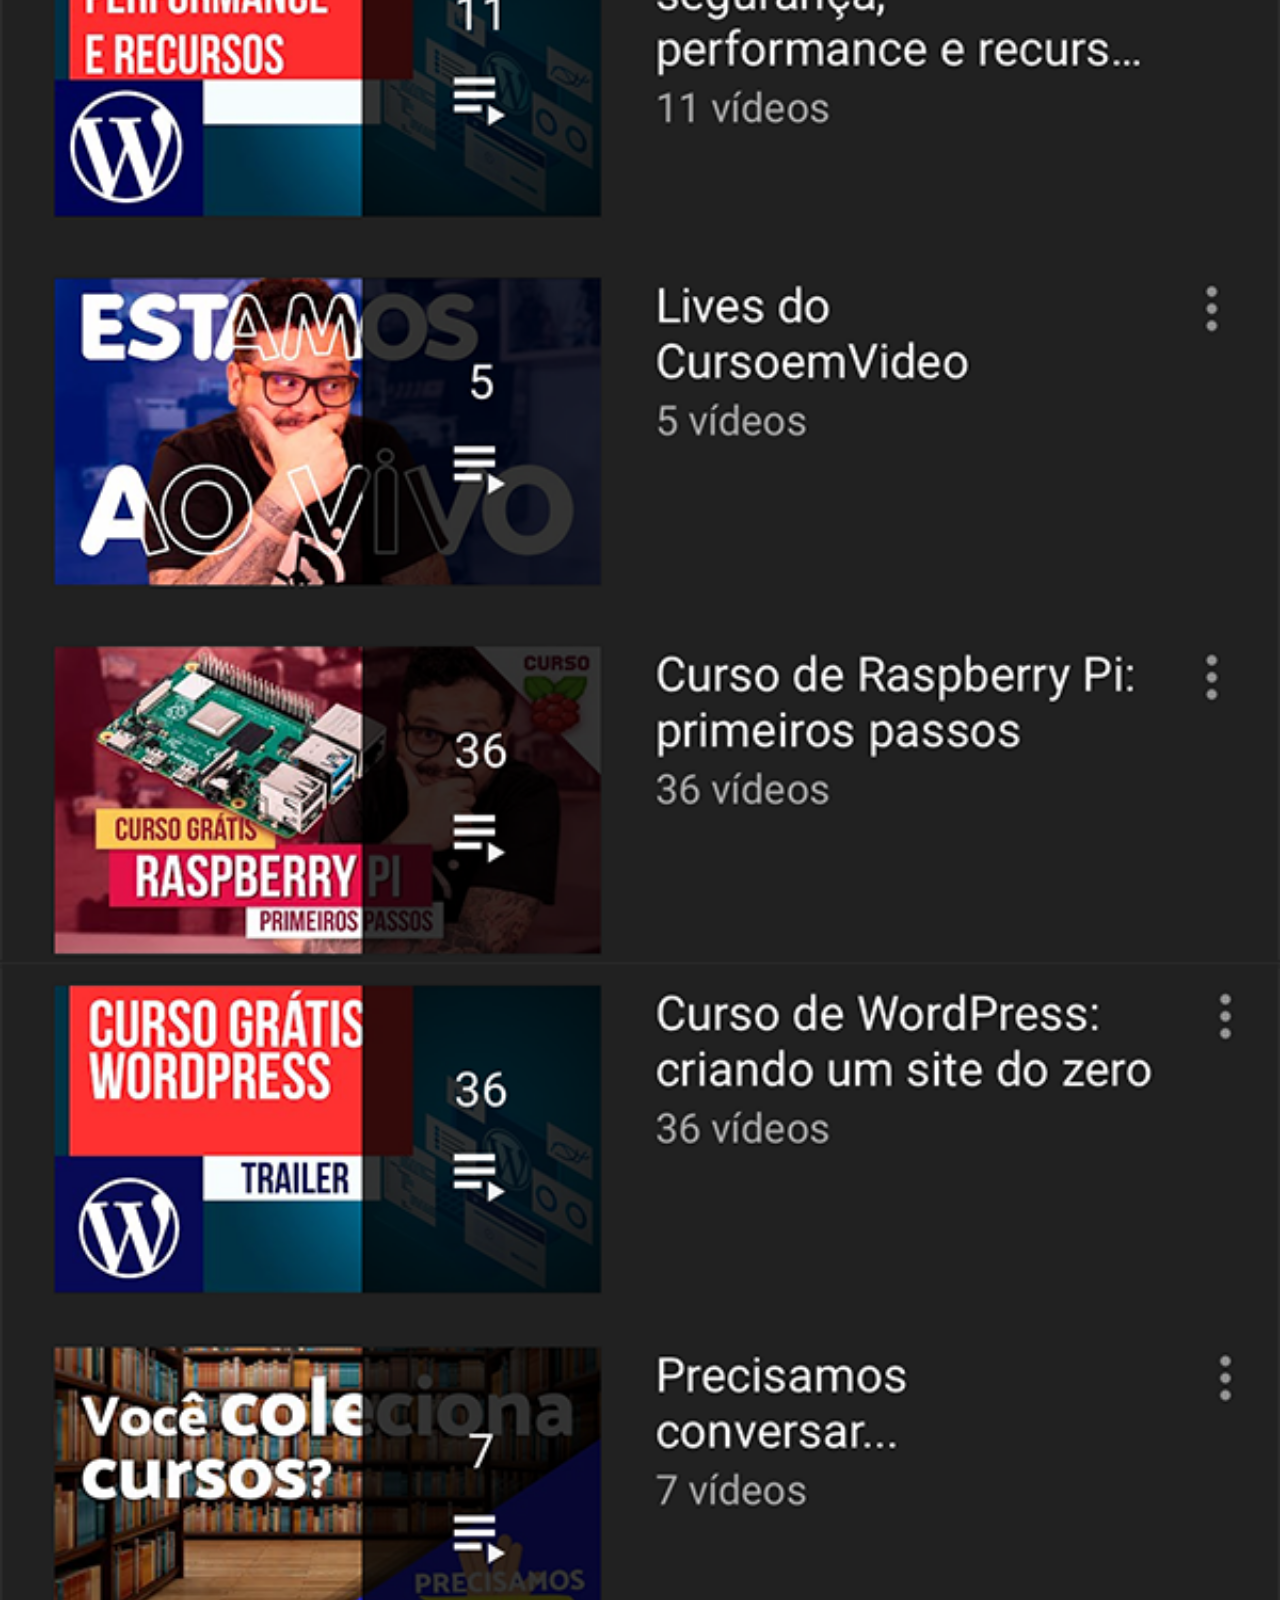
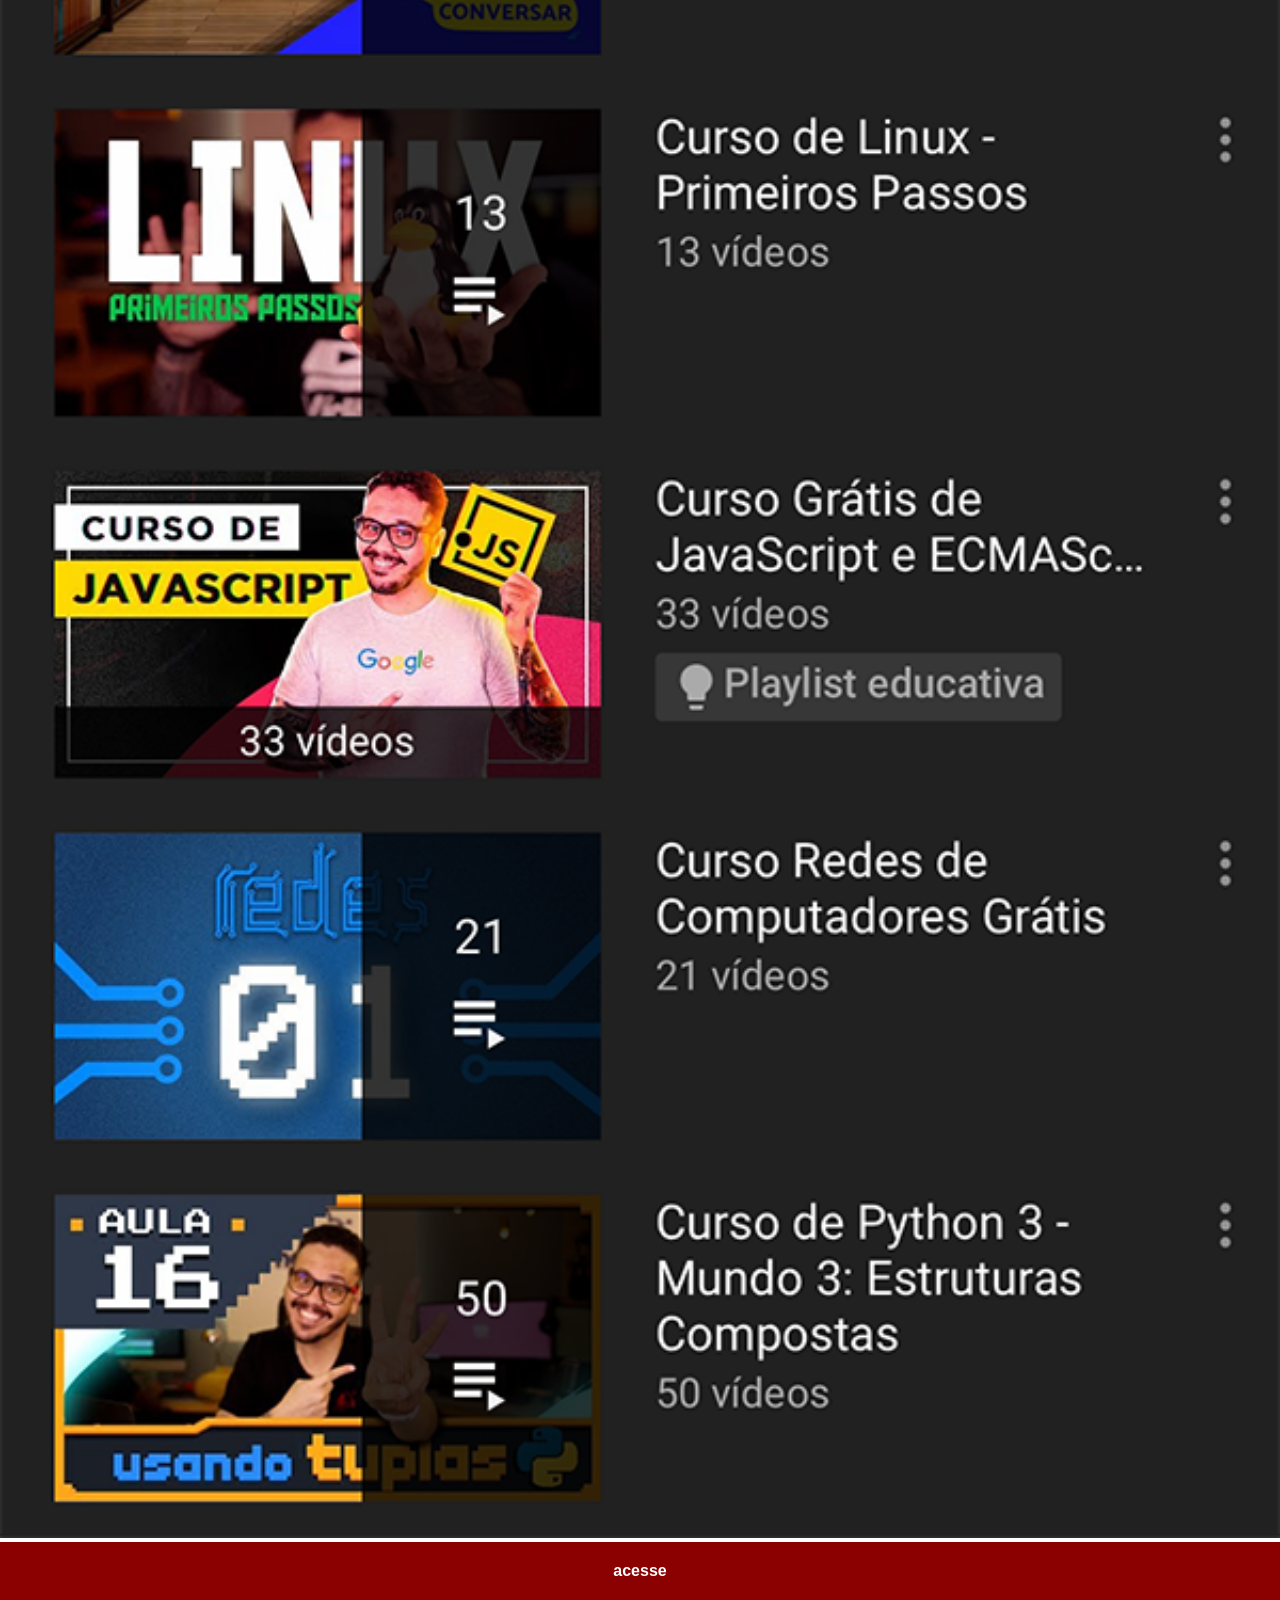
<file: paginayoutube.html>
<!DOCTYPE html>
<html lang="pt-BR">
<head>
    <meta charset="UTF-8">
    <meta name="viewport" content="width=device-width, initial-scale=1.0">
    <title>pagina do youtube</title>
    <style>
        *{
            margin: 0px;
            padding: 0px;
            font-family: Arial, Helvetica, sans-serif;
        }
        ::-webkit-scrollbar {
            width: 0px;
            height: 0px;
        }
         img{
            width: 100vw;
         }
         a {
            display: block;
            background-color: darkred;
            color: white;
            padding: 20px;
            text-align: center;
            font-weight: bold;
            text-decoration: none;
         }
    </style>
</head>
<body>
    <img src="pacote-d013/pacote-d013/imagens/tela-youtube.png" alt="tela youtube">
    <a href="https://www.youtube.com/@cursoemvideo" target="_blank">acesse</a>
</body>
</html>
</file>
<file: redes.css>
* {
    margin: 0px;
    padding: 0px;   
    font-family: Arial, Helvetica, sans-serif;
}
html, body {
    height: 100vh;
    width: 100vw;
    background-color: black;
}
body {
    background-image: url(pacote-d013/pacote-d013/imagens/fundo-madeira.jpg);
    background-size: cover;
    background-position: top center;
}
main {
    height: 100vh;
    position: relative;
}
#telefone {
    position: absolute;
    top: 50%;
    left: 50%;
    transform: translate(-50%, -50%);
    height: 627px;
    width: 311px;
    
    background-image: url(pacote-d013/pacote-d013/imagens/frame-iphone.png);
    background-repeat: no-repeat;
   
    
}
iframe#tela {
    position: relative;
    top: 80px;
    left: 22px;
    width: 268px;
    height: 472px;
}
section#redes-sociais {
    text-align: right;
}
section#redes-sociais img {
    width: 50px;
    margin: 10px;
    border-radius: 50%;
    box-shadow: 2px 2px 5px black;
    box-sizing: border-box;
}
section#redes-sociais img:hover {
    border: 2px solid rgb(105, 103, 103);
    transform: translate(-2px, -2px);
    box-shadow: 5px 5px 10px black;
    transition: transform 0.2s, border 1s;
}
</file>
